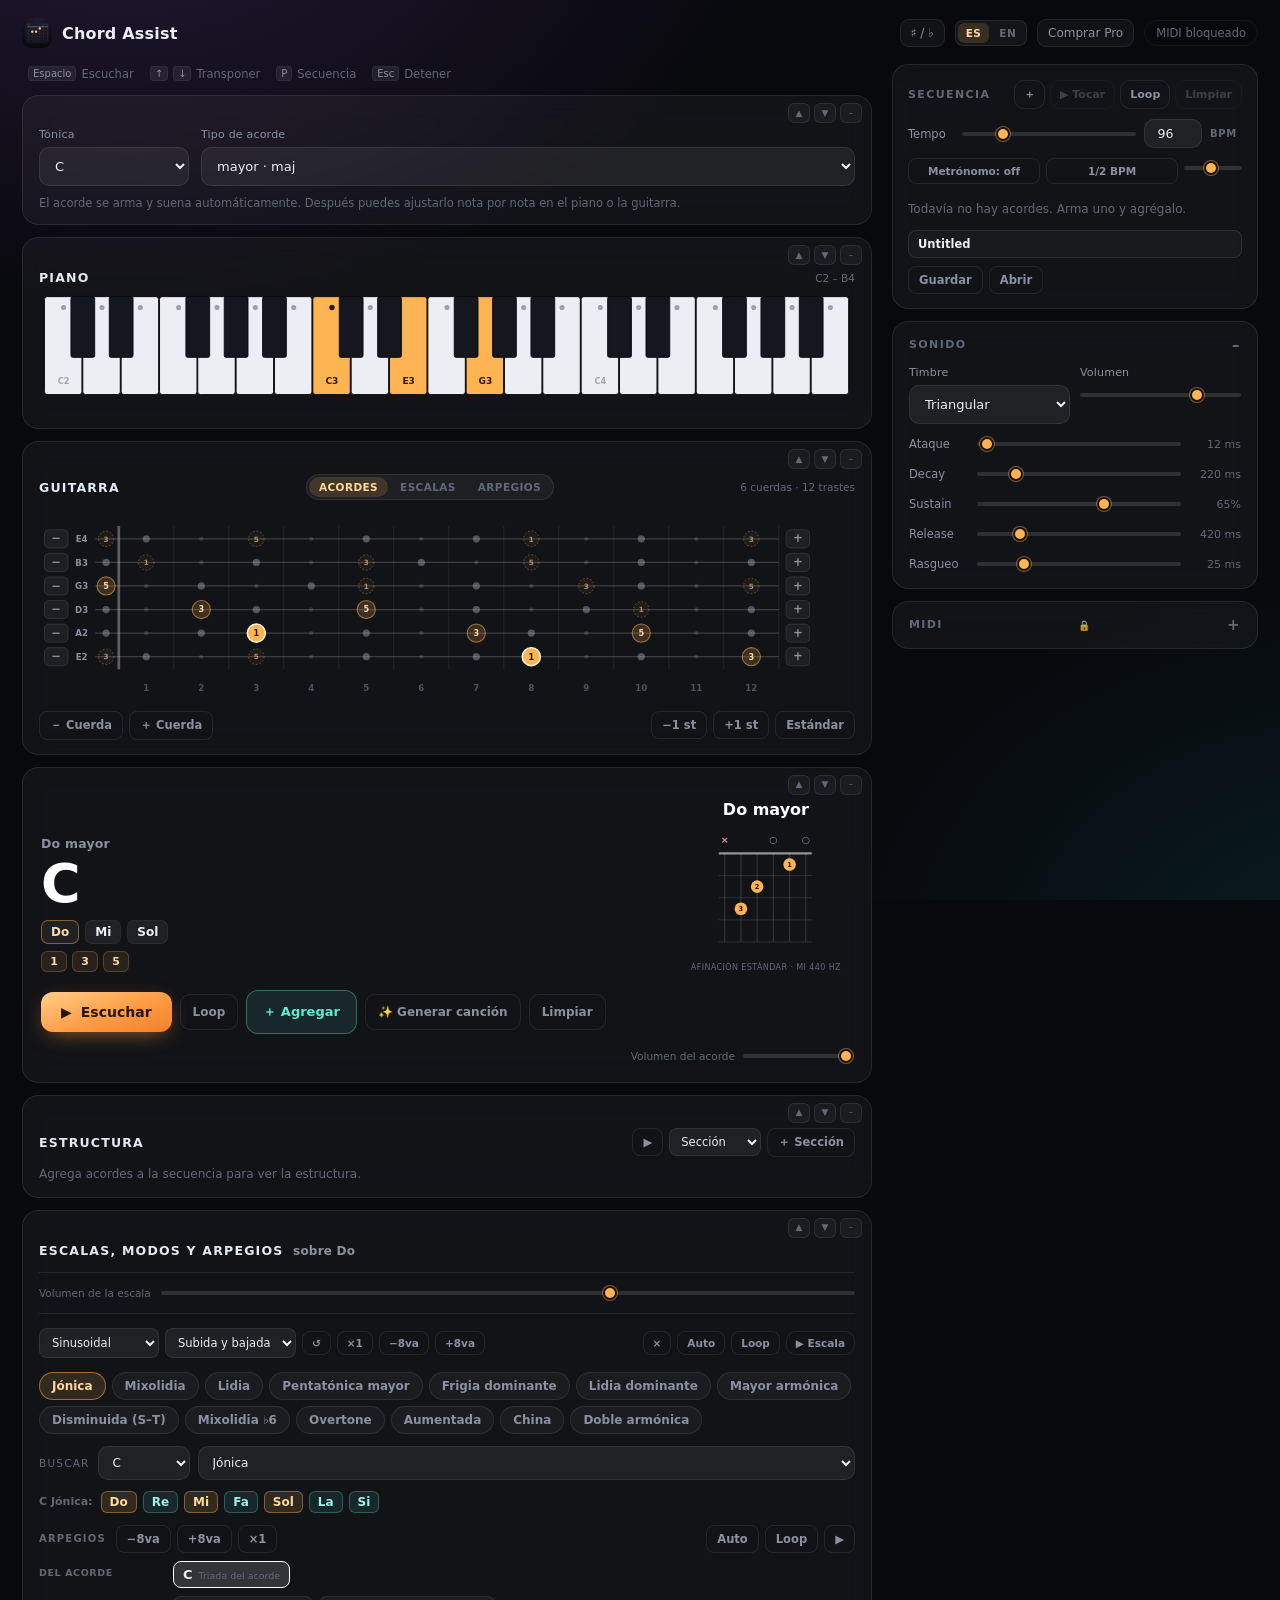
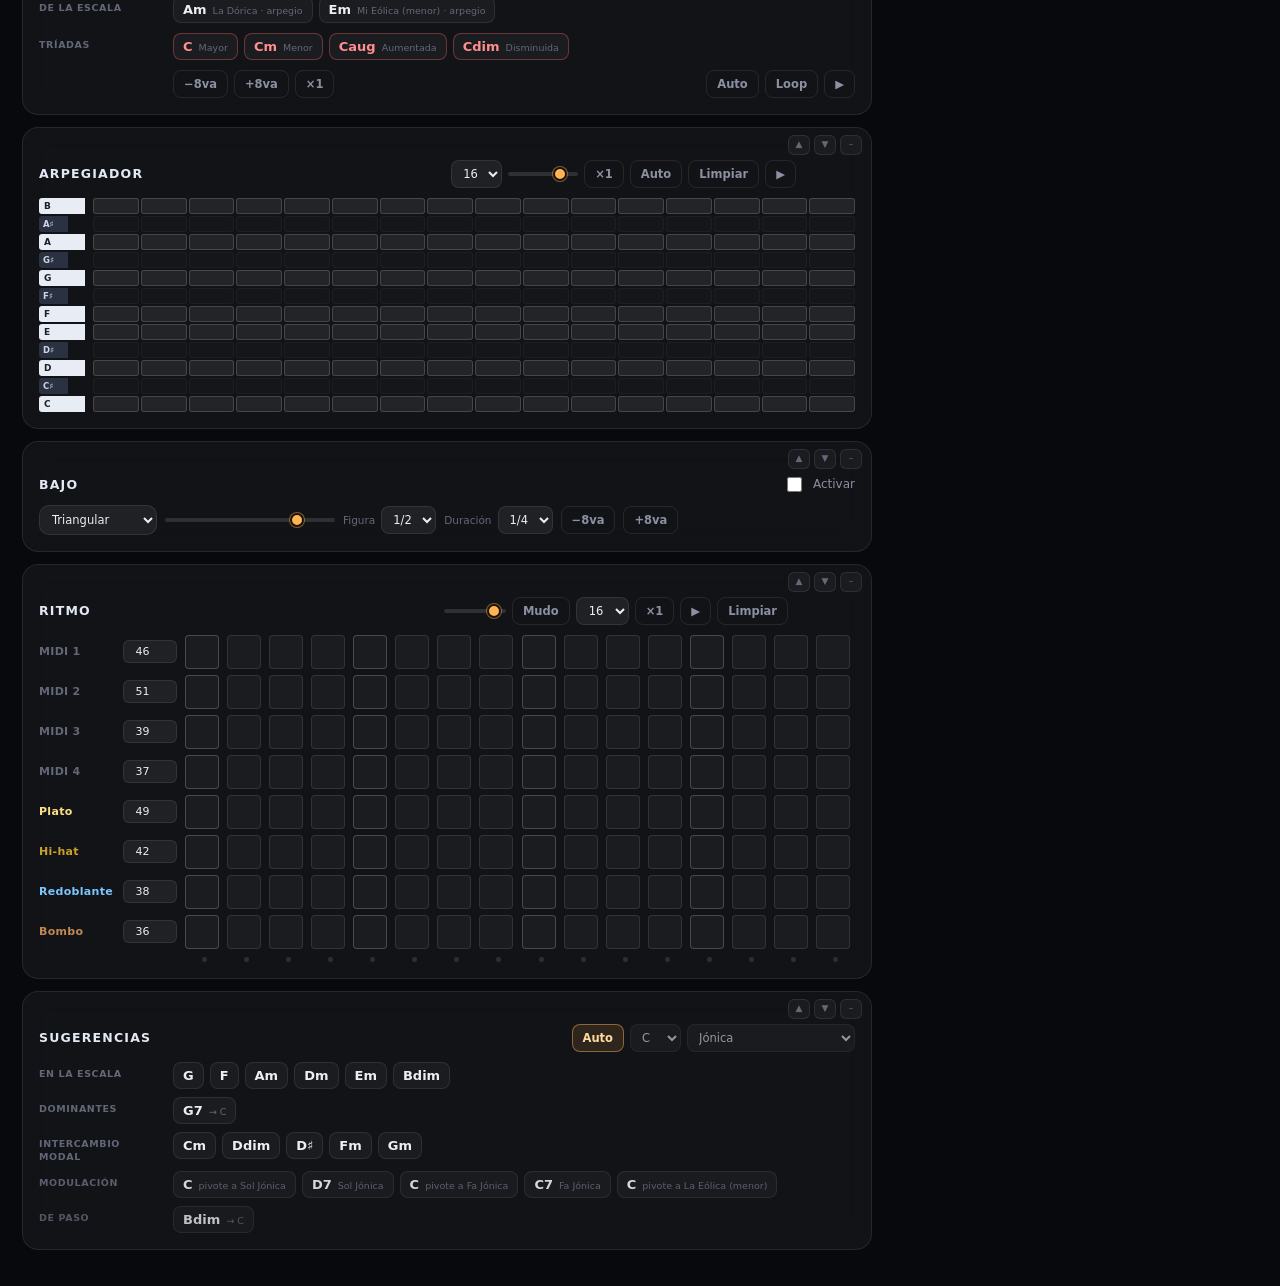
<file: index.html>
<!DOCTYPE html>
<html lang="es">
<head>
<meta charset="utf-8">
<meta name="viewport" content="width=device-width, initial-scale=1, viewport-fit=cover">
<title>Chord Assist — arma, escucha y encadena acordes</title>
<meta name="description" content="Chord Assist: elige notas en el piano o el diapasón, o arma el acorde por tónica y tipo. Cifrado americano, escalas compatibles, secuencia editable, MIDI y exportación.">
<meta name="theme-color" content="#08090d">
<link rel="manifest" href="manifest.webmanifest">
<link rel="icon" type="image/svg+xml" href="icon.svg">
<link rel="apple-touch-icon" href="icon.svg">
<link rel="stylesheet" href="css/styles.css">
</head>
<body>

<div class="app">

  <header class="topbar">
    <div class="brand">
      <span class="brand-mark" aria-hidden="true">
        <img src="icon.svg" alt="">
      </span>
      <span class="brand-text">Chord Assist</span>
    </div>

    <div class="topbar-right">
      <button id="flatBtn" class="chip-btn" title="Sostenidos / bemoles">♯ / ♭</button>
      <div class="lang-switch" role="group" aria-label="Language / Idioma">
        <button type="button" class="lang-btn is-active" data-lang="es">ES</button>
        <button type="button" class="lang-btn" data-lang="en">EN</button>
      </div>
      <button id="donateBtn" class="chip-btn" data-i18n="header.donate">Comprar Pro</button>
      <span id="midiPill" class="pill-status" data-on="false">MIDI apagado</span>
    </div>
  </header>

  <main>
    <section class="workspace">

      <div class="shortcut-bar">
        <span><kbd data-i18n="key.space">Espacio</kbd> <span data-i18n="sc.listen">Escuchar</span></span>
        <span><kbd>↑</kbd><kbd>↓</kbd> <span data-i18n="sc.transpose">Transponer</span></span>
        <span><kbd>P</kbd> <span data-i18n="sc.sequence">Secuencia</span></span>
        <span><kbd data-i18n="key.esc">Esc</kbd> <span data-i18n="sc.stop">Detener</span></span>
      </div>

      <div class="card picker-card" data-card="picker">
        <div class="picker-grid">
          <label class="field">
            <span data-i18n="picker.root">Tónica</span>
            <select id="rootSel"></select>
          </label>
          <label class="field">
            <span data-i18n="picker.type">Tipo de acorde</span>
            <select id="typeSel"></select>
          </label>
        </div>
        <p class="picker-hint" data-i18n="picker.hint">El acorde se arma y suena automáticamente. Después puedes ajustarlo nota por nota en el piano o la guitarra.</p>
      </div>

      <div class="card inst-card" data-card="piano">
        <div class="inst-head">
          <h2 data-i18n="piano.title">Piano</h2>
          <span id="pianoRange">C2 – B4</span>
        </div>
        <svg id="piano" viewBox="0 0 900 134" preserveAspectRatio="xMidYMid meet" aria-label="Teclado de piano interactivo"></svg>
      </div>

      <div class="card inst-card" data-card="guitar">
        <div class="inst-head">
          <h2 data-i18n="guitar.title">Guitarra</h2>
          <div class="mini-seg" id="searchMode" role="group" aria-label="Buscar acordes o escalas">
            <button type="button" class="mini-btn is-active" data-search="chords" data-i18n="guitar.chords">Acordes</button>
            <button type="button" class="mini-btn" data-search="scales" data-i18n="guitar.scales">Escalas</button>
            <button type="button" class="mini-btn" data-search="arpeggios" data-i18n="guitar.arps">Arpegios</button>
          </div>
          <span id="guitarInfo">6 cuerdas · 12 trastes</span>
        </div>
        <div class="gt-scroll">
          <svg id="guitar" viewBox="0 0 900 196" preserveAspectRatio="xMidYMid meet" aria-label="Diapasón de guitarra interactivo"></svg>
        </div>
        <div class="gt-tools">
          <button id="strRemove" class="ghost-btn sm" data-i18n="guitar.removeString">－ Cuerda</button>
          <button id="strAdd" class="ghost-btn sm" data-i18n="guitar.addString">＋ Cuerda</button>
          <button id="scaleClearProbe" class="ghost-btn sm" data-i18n="scale.clearProbe" hidden>Limpiar escala</button>
          <div class="gt-tools-right">
            <button id="tuneDownAll" class="ghost-btn sm" data-i18n="guitar.tuneAllDown">−1 st</button>
            <button id="tuneUpAll" class="ghost-btn sm" data-i18n="guitar.tuneAllUp">+1 st</button>
            <button id="tuneReset" class="ghost-btn sm" data-i18n="guitar.standard">Estándar</button>
          </div>
        </div>
      </div>

      <div class="card chord-card" data-card="chord">
        <div class="chord-main">
          <div class="chord-id">
            <div class="chord-name" id="chordName">Elige notas en el piano o la guitarra, o arma el acorde por tónica y tipo</div>
            <div class="chord-symbol" id="chordSymbol">—</div>
            <div class="chord-notes" id="chordNotes"></div>
            <div class="chord-degrees" id="chordDegrees"></div>
          </div>
          <div class="chord-open">
            <div class="open-name" id="openName"></div>
            <svg id="openChord" viewBox="0 0 160 190" role="img" aria-label="Digitación de acorde abierto"></svg>
            <p class="open-tuning" data-i18n="open.tuning">Afinación estándar · MI 440 Hz</p>
          </div>
          <div class="chord-actions">
            <button id="playBtn" class="play-btn">
              <span id="playIcon" aria-hidden="true">▶</span>
              <span id="playLabel" data-i18n="chord.play">Escuchar</span>
            </button>
            <button id="chordLoop" class="ghost-btn loop-btn" aria-pressed="false" data-i18n="chord.loop">Loop</button>
            <button id="addBtn" class="add-btn" data-i18n="chord.add">＋ Agregar</button>
            <button id="genSong" class="ghost-btn" data-i18n="gen.button">✨ Generar canción</button>
            <button id="cancelEdit" class="ghost-btn" hidden data-i18n="chord.cancelEdit">Cancelar</button>
            <button id="clearBtn" class="ghost-btn" data-i18n="chord.clear">Limpiar</button>
          </div>
        </div>
        <div class="chord-footer">
          <label class="vol-field">
            <span data-i18n="chord.volume">Volumen del acorde</span>
            <input id="chordVol" type="range" min="0" max="1" step="0.01" value="1">
          </label>
        </div>
      </div>

      <div class="card struct-card" data-card="struct">
        <div class="struct-head">
          <h2 data-i18n="struct.title">Estructura</h2>
          <div class="struct-actions">
            <button id="structPlay" class="ghost-btn sm" data-i18n-title="struct.play">▶</button>
            <select id="structNewName" aria-label="Sección nueva">
              <option value="intro" data-i18n="section.intro">Intro</option>
              <option value="verse" data-i18n="section.verse">Verso</option>
              <option value="chorus" data-i18n="section.chorus">Estribillo</option>
              <option value="bridge" data-i18n="section.bridge">Puente</option>
              <option value="interlude" data-i18n="section.interlude">Interludio</option>
              <option value="solo" data-i18n="section.solo">Solo</option>
              <option value="outro" data-i18n="section.outro">Outro</option>
              <option value="section" selected data-i18n="section.section">Sección</option>
            </select>
            <button id="structAdd" class="ghost-btn sm" data-i18n="struct.add">＋ Sección</button>
          </div>
        </div>
        <div id="structBody" class="struct-body"></div>
      </div>

      <div class="card scale-card" data-card="scale">
        <div class="scale-head">
          <h2 class="scale-title"><span data-i18n="scale.cardTitle">Escalas, modos y arpegios</span> <span id="scaleSub" class="scale-sub"></span></h2>
        </div>

        <div class="block-vol">
          <span data-i18n="scale.volume">Volumen</span>
          <input id="scaleVol" type="range" min="0" max="1" step="0.01" value="0.65" aria-label="Volumen de la escala" data-i18n-title="scale.volume">
        </div>

        <div class="scale-controls">
          <select id="scaleWave" aria-label="Timbre de la escala">
            <option value="sine" selected data-i18n="wave.sine">Sinusoidal</option>
            <option value="triangle" data-i18n="wave.triangle">Triangular</option>
            <option value="sawtooth" data-i18n="wave.sawtooth">Sierra</option>
            <option value="square" data-i18n="wave.square">Cuadrada</option>
          </select>
          <select id="scalePattern" aria-label="Patrón de la escala">
            <option value="upDown" selected data-i18n="pat.upDown">Subida y bajada</option>
            <option value="up" data-i18n="pat.up">Subida</option>
            <option value="down" data-i18n="pat.down">Bajada</option>
            <option value="thirds" data-i18n="pat.thirds">Terceras</option>
            <option value="fourths" data-i18n="pat.fourths">Cuartas</option>
            <option value="up2down1" data-i18n="pat.up2down1">Subir 2, bajar 1</option>
            <option value="random" data-i18n="pat.random">Aleatorio</option>
          </select>
          <button id="scaleSeed" class="ghost-btn sm" data-i18n-title="scale.seed">↺</button>
          <button id="scaleSpeed" class="ghost-btn sm" data-i18n-title="scale.speed">×1</button>
          <button id="scaleOctDown" class="ghost-btn sm" data-i18n-title="scale.octDown">−8va</button>
          <button id="scaleOctUp" class="ghost-btn sm" data-i18n-title="scale.octUp">+8va</button>
          <span class="scale-right">
            <button id="selClear" class="ghost-btn sm" data-i18n-title="sel.clear">×</button>
            <button id="scaleAuto" class="ghost-btn sm" aria-pressed="false" data-i18n="scale.autoplay">Auto</button>
            <button id="scaleLoop" class="ghost-btn sm" aria-pressed="false" data-i18n="scale.loop">Loop</button>
            <button id="scalePlay" class="ghost-btn" data-i18n="scale.play">▶ Escala</button>
          </span>
        </div>

        <div id="scaleChips" class="scale-chips"></div>

        <div class="scale-browser">
          <span class="scale-browser-label" data-i18n="scale.search">Buscar</span>
          <select id="scaleRootSel" aria-label="Tónica de la escala"></select>
          <select id="scaleSel" aria-label="Escala"></select>
        </div>
        <div id="scaleNotes" class="scale-notes"></div>

        <div class="block arp-block">
          <div class="block-head">
            <span class="block-title" data-i18n="arp.title">Arpegios</span>
            <div class="arp-actions">
              <button id="arpOctDown" class="ghost-btn sm" data-i18n-title="arp.octDown">−8va</button>
              <button id="arpOctUp" class="ghost-btn sm" data-i18n-title="arp.octUp">+8va</button>
              <button id="arpSpeed" class="ghost-btn sm" data-i18n-title="arp.speed">×1</button>
              <span class="scale-right">
                <button id="arpAuto" class="ghost-btn sm" aria-pressed="false" data-i18n="arp.auto">Auto</button>
                <button id="arpLoop" class="ghost-btn sm" aria-pressed="false" data-i18n="arp.loop">Loop</button>
                <button id="arpPlay" class="ghost-btn sm" data-i18n-title="arp.play">▶</button>
              </span>
            </div>
          </div>
          <div id="arpBody" class="arp-body"></div>
          <div class="arp-triad-row">
            <span class="arp-label" data-i18n="arp.triads">Tríadas</span>
            <div class="triad-col">
              <span id="arpTriads" class="arp-chips"></span>
              <div class="arp-actions triad-actions">
                <button id="triadOctDown" class="ghost-btn sm" data-i18n-title="arp.octDown">−8va</button>
                <button id="triadOctUp" class="ghost-btn sm" data-i18n-title="arp.octUp">+8va</button>
                <button id="triadSpeed" class="ghost-btn sm" data-i18n-title="triad.speed">×1</button>
                <span class="scale-right">
                  <button id="triadAuto" class="ghost-btn sm" aria-pressed="false" data-i18n="arp.auto">Auto</button>
                  <button id="triadLoop" class="ghost-btn sm" aria-pressed="false" data-i18n="arp.loop">Loop</button>
                  <button id="triadPlay" class="ghost-btn sm" data-i18n-title="triad.play">▶</button>
                </span>
              </div>
            </div>
          </div>
        </div>
      </div>

      <div class="card seqarp-card" data-card="seqarp">
        <div class="seqarp-head">
          <h2 data-i18n="seqarp.title">Arpegiador</h2>
          <div class="seqarp-actions">
            <select id="seqarpCols" aria-label="Columnas">
              <option value="16" selected>16</option>
              <option value="32">32</option>
            </select>
            <input id="seqarpVol" type="range" min="0" max="1" step="0.01" value="0.8" aria-label="Volumen del arpegiador" data-i18n-title="seqarp.volume">
            <button id="seqarpSpeed" class="ghost-btn sm" data-i18n-title="seqarp.speed">×1</button>
            <button id="seqarpAuto" class="ghost-btn sm" aria-pressed="false" data-i18n="seqarp.auto">Auto</button>
            <button id="seqarpClear" class="ghost-btn sm" data-i18n="seqarp.clear">Limpiar</button>
            <button id="seqarpPlay" class="ghost-btn sm" data-i18n-title="seqarp.play">▶</button>
          </div>
        </div>
        <div class="seqarp-body">
          <div id="seqarpPiano" class="seqarp-piano"></div>
          <div id="seqarpGrid" class="seqarp-grid"></div>
        </div>
      </div>

      <div class="card bass-card" data-card="bass">
        <div class="bass-head">
          <h2 data-i18n="bass.title">Bajo</h2>
          <label class="check-row check-inline">
            <input id="bassOn" type="checkbox">
            <span data-i18n="bass.on">Activar</span>
          </label>
        </div>
        <div class="bass-controls">
          <select id="bassWave" aria-label="Timbre del bajo">
            <option value="triangle" data-i18n="wave.triangle" selected>Triangular</option>
            <option value="sine" data-i18n="wave.sine">Sinusoidal</option>
            <option value="sawtooth" data-i18n="wave.sawtooth">Sierra</option>
            <option value="square" data-i18n="wave.square">Cuadrada</option>
          </select>
          <input id="bassVol" type="range" min="0" max="1" step="0.01" value="0.8" aria-label="Volumen del bajo">
          <label class="mini-field">
            <span data-i18n="bass.figure">Figura</span>
            <select id="bassFigure">
              <option value="4">1/1</option>
              <option value="2" selected>1/2</option>
              <option value="1">1/4</option>
              <option value="0.5">1/8</option>
            </select>
          </label>
          <label class="mini-field">
            <span data-i18n="bass.length">Duración</span>
            <select id="bassLength">
              <option value="4">1/1</option>
              <option value="2">1/2</option>
              <option value="1" selected>1/4</option>
              <option value="0.5">1/8</option>
            </select>
          </label>
          <button id="bassOctDown" class="ghost-btn sm" data-i18n-title="bass.octDown">−8va</button>
          <button id="bassOctUp" class="ghost-btn sm" data-i18n-title="bass.octUp">+8va</button>
        </div>
      </div>

      <div class="card drum-card" data-card="drum">
        <div class="drum-head">
          <h2 data-i18n="drum.title">Ritmo</h2>
          <div class="drum-actions">
            <input id="drumVol" type="range" min="0" max="1" step="0.01" value="0.9" aria-label="Volumen de la batería">
            <button id="drumMute" class="ghost-btn sm" aria-pressed="false" data-i18n="drum.mute">Mudo</button>
            <select id="drumLen" aria-label="Columnas">
              <option value="4">4</option>
              <option value="8">8</option>
              <option value="12">12</option>
              <option value="16" selected>16</option>
            </select>
            <button id="drumSpeed" class="ghost-btn sm">×1</button>
            <button id="drumPlay" class="ghost-btn sm" data-i18n-title="drum.play">▶</button>
            <button id="drumClear" class="ghost-btn sm" data-i18n="drum.clear">Limpiar</button>
          </div>
        </div>
        <div class="drum-grid" id="drumGrid"></div>
      </div>

      <div class="card sugg-card" data-card="sugg">
        <div class="sugg-head">
          <h2 data-i18n="sugg.title">Sugerencias</h2>
          <div class="sugg-controls">
            <button id="suggAuto" class="ghost-btn sm" aria-pressed="true" data-i18n="sugg.auto">Auto</button>
            <select id="suggRoot" aria-label="Tónica de la escala"></select>
            <select id="suggScale" aria-label="Escala de referencia"></select>
          </div>
        </div>
        <div id="suggRows" class="sugg-rows"></div>
      </div>
    </section>

    <aside class="side">

      <div class="card seq-card">
        <div class="seq-head">
          <h2 data-i18n="seq.title">Secuencia</h2>
          <div class="seq-actions">
            <button id="seqAdd" class="ghost-btn" data-i18n-title="seq.addHere">＋</button>
            <button id="seqPlay" class="ghost-btn" data-i18n="seq.play">▶ Tocar</button>
            <button id="seqLoop" class="ghost-btn" aria-pressed="false" data-i18n="seq.loop">Loop</button>
            <button id="seqClear" class="ghost-btn" data-i18n="seq.clear">Limpiar</button>
          </div>
        </div>

        <div class="bpm-row">
          <span class="slider-label" data-i18n="tempo">Tempo</span>
          <input id="bpm" type="range" min="40" max="300" step="1" value="96">
          <input id="bpmNum" class="bpm-num" type="number" min="40" max="300" step="1" value="96" aria-label="BPM">
          <span class="bpm-unit" data-i18n="tempo.bpm">BPM</span>
        </div>

        <div class="metro-row">
          <button id="metroBtn" class="ghost-btn sm">Metrónomo: apagado</button>
          <button id="metroHalf" class="ghost-btn sm" aria-pressed="false">1/2 BPM</button>
          <input id="metroVol" type="range" min="0" max="1" step="0.01" value="0.45" title="Volumen del metrónomo" aria-label="Volumen del metrónomo">
        </div>

        <div id="steps" class="steps"></div>

        <div class="seq-file">
          <span class="seq-file-name" id="seqFileName">Untitled</span>
        </div>
        <div class="seq-files">
          <button id="exportBtn" class="ghost-btn sm" data-i18n="seq.save">⇩ Guardar</button>
          <button id="importBtn" class="ghost-btn sm" data-i18n="seq.open">⇧ Abrir</button>
          <input id="importFile" type="file" accept="application/json,.json" hidden>
        </div>
      </div>

      <details class="card" open>
        <summary class="card-title" data-i18n="sound.title">Sonido</summary>
        <div class="grid-2">
          <label class="field">
            <span data-i18n="sound.wave">Timbre</span>
            <select id="waveform">
              <option value="triangle" data-i18n="wave.triangle" selected>Triangular</option>
              <option value="sine" data-i18n="wave.sine">Sinusoidal</option>
              <option value="sawtooth" data-i18n="wave.sawtooth">Sierra</option>
              <option value="square" data-i18n="wave.square">Cuadrada</option>
            </select>
          </label>
          <label class="field">
            <span data-i18n="sound.volume">Volumen</span>
            <input id="volume" type="range" min="0" max="1" step="0.01" value="0.75">
          </label>
        </div>

        <div class="adsr">
          <label class="slider-row"><span class="slider-label" data-i18n="sound.attack">Ataque</span><input id="attack" type="range" min="0.003" max="0.6" step="0.003" value="0.012"><output id="attackOut">12 ms</output></label>
          <label class="slider-row"><span class="slider-label" data-i18n="sound.decay">Decay</span><input id="decay" type="range" min="0.02" max="1.2" step="0.01" value="0.22"><output id="decayOut">220 ms</output></label>
          <label class="slider-row"><span class="slider-label" data-i18n="sound.sustain">Sustain</span><input id="sustain" type="range" min="0.05" max="1" step="0.01" value="0.65"><output id="sustainOut">65%</output></label>
          <label class="slider-row"><span class="slider-label" data-i18n="sound.release">Release</span><input id="release" type="range" min="0.05" max="2" step="0.01" value="0.42"><output id="releaseOut">420 ms</output></label>
        </div>

        <label class="slider-row">
          <span class="slider-label" data-i18n="sound.strum">Rasgueo</span>
          <input id="strum" type="range" min="0" max="0.12" step="0.005" value="0.025">
          <output id="strumOut">25 ms</output>
        </label>
      </details>

      <details class="card" id="midiCard">
        <summary class="card-title">
          <span data-i18n="midi.title">MIDI</span>
          <span id="midiLock" class="lock-badge" title="Bloqueado">🔒</span>
        </summary>
        <div class="midi-row">
          <button id="midiEnable" class="ghost-btn" data-i18n="midi.enable">Activar MIDI</button>
          <select id="midiOut" disabled>
            <option value="">— sin dispositivos —</option>
          </select>
        </div>
        <div class="chan-grid">
          <label class="field"><span data-i18n="midi.chord">Acorde</span><select id="chChord"></select></label>
          <label class="field"><span data-i18n="midi.scale">Escala</span><select id="chScale"></select></label>
          <label class="field"><span data-i18n="midi.bass">Bajo</span><select id="chBass"></select></label>
          <label class="field"><span data-i18n="midi.drums">Batería</span><select id="chDrum"></select></label>
        </div>
        <p class="status" id="midiStatus"></p>
        <p class="locked-hint" id="midiLockedHint" data-i18n="midi.unlockHint">La salida MIDI y la exportación se desbloquean con el código de licencia.</p>
      </details>

    </aside>
  </main>
</div>

<div class="modal" id="modal" hidden>
  <div class="modal-backdrop" data-close="1"></div>
  <div class="modal-card" role="dialog" aria-modal="true" aria-labelledby="modalTitle">
    <button class="modal-x" id="modalClose" aria-label="Cerrar">×</button>
    <h2 id="modalTitle" data-i18n="modal.title">Chord Assist es gratis</h2>
    <p data-i18n="modal.body">Para desbloquear la salida MIDI y la exportación de secuencias necesitas una licencia. Se paga una sola vez y queda para siempre en este navegador.</p>

    <form class="unlock-form" id="unlockForm">
      <label class="field">
        <span data-i18n="modal.unlock">Código de donante</span>
        <input id="unlockInput" type="text" autocomplete="off" spellcheck="false">
      </label>
      <button type="submit" class="play-btn" data-i18n="modal.unlockBtn">Desbloquear</button>
    </form>
    <a class="play-btn buy-btn" id="buyLink" href="#" target="_blank" rel="noopener" data-i18n="modal.buy" hidden>Comprar licencia</a>
    <p class="unlock-msg" id="unlockMsg"></p>
    <button class="ghost-btn modal-later" id="modalLater" data-i18n="modal.close">Cerrar</button>
  </div>
</div>

<script src="js/theory.js"></script>
<script src="js/i18n.js"></script>
<script src="js/audio.js"></script>
<script src="js/midi.js"></script>
<script src="js/app.js"></script>
<script>
  if ('serviceWorker' in navigator && location.protocol.startsWith('http')) {
    window.addEventListener('load', function () {
      navigator.serviceWorker.register('sw.js').catch(function () { /* offline opcional */ });
    });
  }
</script>
</body>
</html>
</file>
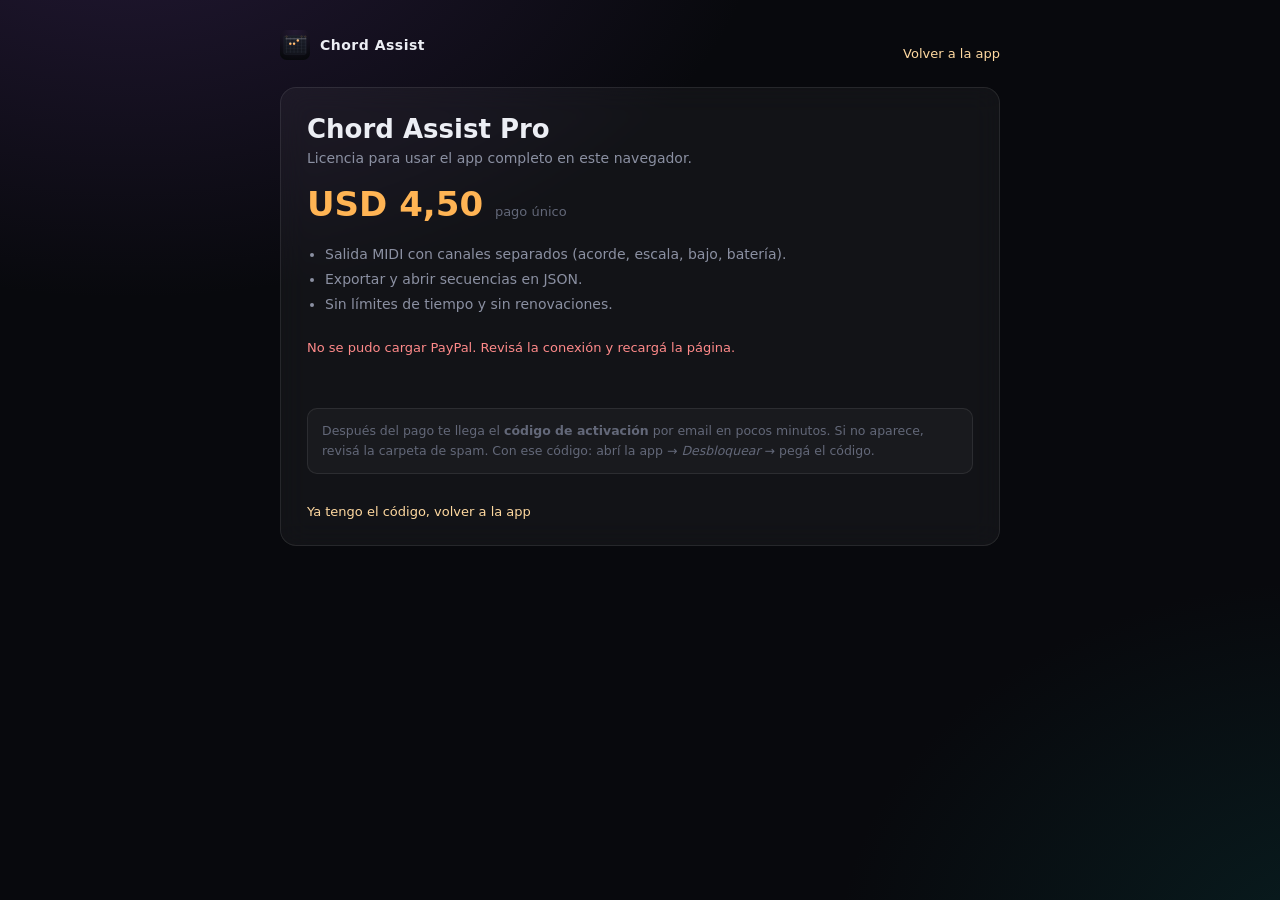
<file: buy.html>
<!doctype html>
<html lang="es">
<head>
  <meta charset="utf-8">
  <meta name="viewport" content="width=device-width, initial-scale=1">
  <title>Chord Assist Pro · Comprar</title>
  <meta name="description" content="Comprá la licencia de Chord Assist Pro: MIDI, exportación y más.">
  <link rel="stylesheet" href="css/styles.css">
  <style>
    .buy-page { max-width: 760px; margin: 0 auto; padding: 28px 20px 60px; }
    .buy-top { display: flex; align-items: center; justify-content: space-between; gap: 16px; margin-bottom: 26px; }
    .buy-brand { display: flex; align-items: center; gap: 10px; font-weight: 700; letter-spacing: .5px; }
    .buy-brand img { width: 30px; height: 30px; }
    .buy-card { padding: 26px; }
    .buy-title { margin: 0 0 6px; font-size: 26px; color: var(--text); }
    .buy-sub { margin: 0 0 18px; color: var(--muted); font-size: 14px; }
    .buy-price { font-size: 34px; font-weight: 800; color: var(--accent); margin: 10px 0 18px; }
    .buy-price span { font-size: 13px; font-weight: 500; color: var(--muted-2); }
    .buy-list { margin: 0 0 22px 18px; padding: 0; color: var(--muted); font-size: 14px; line-height: 1.8; }
    .buy-note { margin-top: 20px; padding: 12px 14px; border-radius: 10px; border: 1px solid var(--line);
      background: rgba(255,255,255,.03); color: var(--muted-2); font-size: 12.5px; line-height: 1.6; }
    .buy-back { display: inline-block; margin-top: 18px; color: var(--accent-soft); font-size: 13px; text-decoration: none; }
    .buy-back:hover { text-decoration: underline; }
    #paypal-container-LNCNLPTHU6PGG { min-height: 48px; }
  </style>
</head>
<body>
  <div class="buy-page">
    <div class="buy-top">
      <div class="buy-brand">
        <img src="icon.svg" alt="">
        <span>Chord Assist</span>
      </div>
      <a class="buy-back" href="index.html">Volver a la app</a>
    </div>

    <div class="card buy-card">
      <h1 class="buy-title">Chord Assist Pro</h1>
      <p class="buy-sub">Licencia para usar el app completo en este navegador.</p>

      <div class="buy-price">USD 4,50 <span>pago único</span></div>

      <ul class="buy-list">
        <li>Salida MIDI con canales separados (acorde, escala, bajo, batería).</li>
        <li>Exportar y abrir secuencias en JSON.</li>
        <li>Sin límites de tiempo y sin renovaciones.</li>
      </ul>

      <!-- PayPal (Hosted Button) -->
      <div id="paypal-container-LNCNLPTHU6PGG"></div>

      <p class="buy-note">
        Después del pago te llega el <strong>código de activación</strong> por email en pocos minutos.
        Si no aparece, revisá la carpeta de spam. Con ese código: abrí la app → <em>Desbloquear</em> →
        pegá el código.
      </p>

      <a class="buy-back" href="index.html">Ya tengo el código, volver a la app</a>
    </div>
  </div>

  <!-- Part 1 -->
  <script src="https://www.paypal.com/sdk/js?client-id=BAA5mDiHLMNnThroHR4XuWm7wAi3ggQZYJYdhNucr0mN8pGvbFjyZMXTUJsYcsGdYl7waurTFIyjKAGJac&components=hosted-buttons&disable-funding=venmo&currency=USD"></script>

  <!-- Part 2 -->
  <script>
    if (window.paypal && paypal.HostedButtons) {
      paypal.HostedButtons({
        hostedButtonId: "LNCNLPTHU6PGG"
      }).render("#paypal-container-LNCNLPTHU6PGG");
    } else {
      var box = document.getElementById('paypal-container-LNCNLPTHU6PGG');
      if (box) {
        box.innerHTML = '<p style="color:#ff8a8a;font-size:13px">No se pudo cargar PayPal. Revisá la conexión y recargá la página.</p>';
      }
    }
  </script>
</body>
</html>
</file>
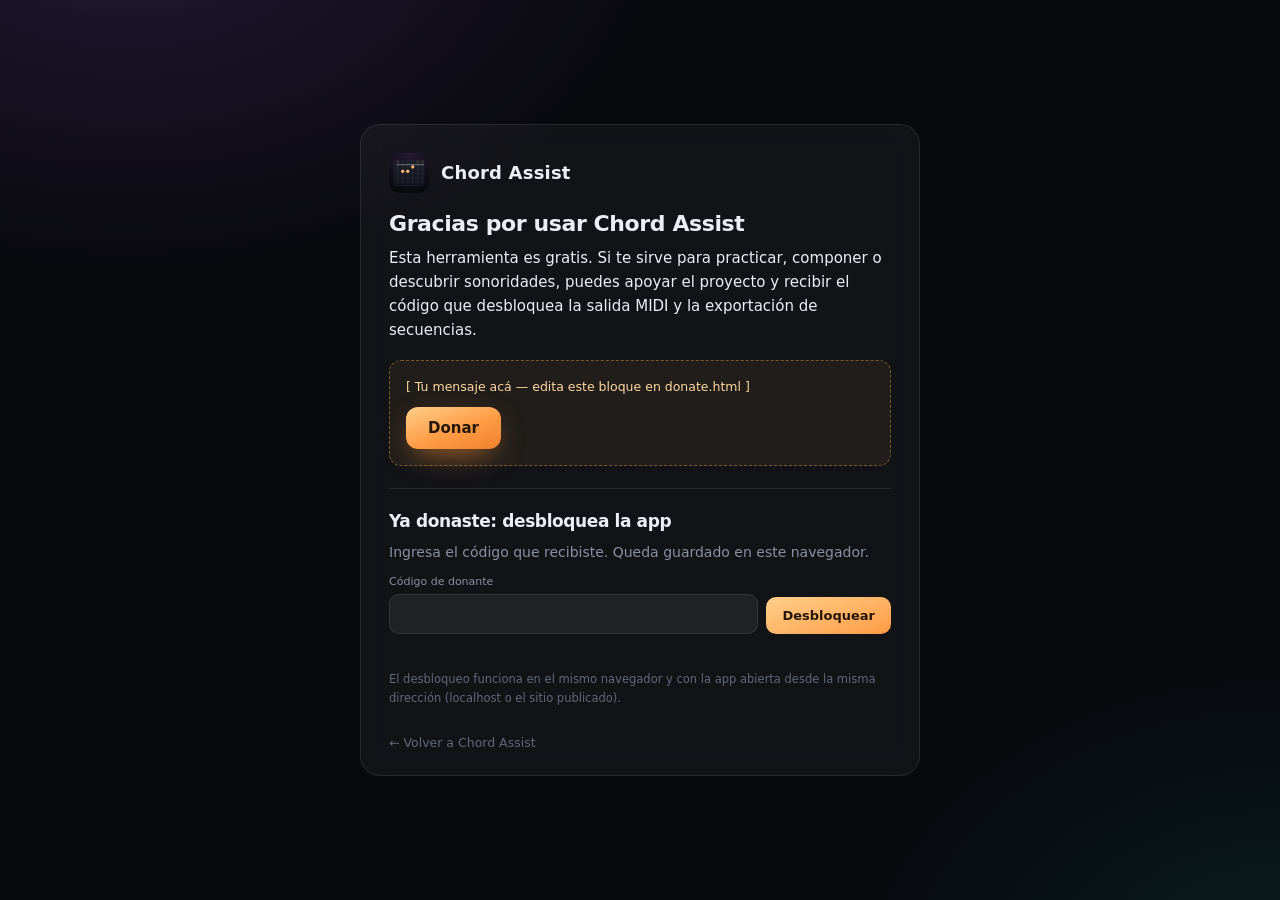
<file: donate.html>
<!DOCTYPE html>
<html lang="es">
<head>
<meta charset="utf-8">
<meta name="viewport" content="width=device-width, initial-scale=1">
<title>Chord Assist — donaciones</title>
<meta name="theme-color" content="#08090d">
<link rel="icon" type="image/svg+xml" href="icon.svg">
<style>
  :root {
    --bg: #08090d;
    --text: #eceef4;
    --muted: #8b90a2;
    --muted-2: #636879;
    --accent: #ffb454;
    --accent-soft: #ffd9a0;
    --teal: #5eead4;
    --line: rgba(255, 255, 255, 0.09);
  }
  * { box-sizing: border-box; }
  body {
    margin: 0;
    min-height: 100vh;
    display: grid;
    place-items: center;
    padding: 24px;
    color: var(--text);
    font-family: ui-sans-serif, system-ui, -apple-system, "Segoe UI", Roboto, sans-serif;
    background:
      radial-gradient(900px 600px at 10% -10%, rgba(74, 46, 110, 0.42) 0%, transparent 60%),
      radial-gradient(800px 600px at 100% 110%, rgba(10, 74, 74, 0.32) 0%, transparent 55%),
      var(--bg);
  }
  .card {
    width: min(560px, 100%);
    background: rgba(255, 255, 255, 0.045);
    border: 1px solid var(--line);
    border-radius: 20px;
    padding: 28px 28px 24px;
    backdrop-filter: blur(14px);
  }
  .brand { display: flex; align-items: center; gap: 12px; margin-bottom: 18px; }
  .brand img { width: 40px; height: 40px; border-radius: 11px; }
  .brand strong { font-size: 18px; letter-spacing: 0.2px; }
  h1 { margin: 0 0 10px; font-size: 22px; letter-spacing: -0.4px; }
  p { margin: 0 0 12px; color: var(--muted); font-size: 14px; line-height: 1.6; }
  .lead { color: var(--text); font-size: 15px; }

  /* ▼▼▼ EDITAR ACÁ: tu texto y tu link de donación ▼▼▼ */
  .slot {
    margin: 18px 0;
    padding: 16px;
    border: 1px dashed rgba(255, 180, 84, 0.4);
    border-radius: 12px;
    background: rgba(255, 180, 84, 0.06);
  }
  .slot .edit {
    color: var(--accent-soft);
    font-size: 12.5px;
    margin: 0 0 10px;
  }
  .donate-btn {
    display: inline-block;
    background: linear-gradient(160deg, #ffcf8a, #ff9c45 55%, #f0802c);
    color: #26170a;
    text-decoration: none;
    font-weight: 800;
    font-size: 15px;
    padding: 12px 22px;
    border-radius: 12px;
    box-shadow: 0 10px 30px -10px rgba(255, 150, 60, 0.8);
  }
  /* ▲▲▲ EDITAR ACÁ ▲▲▲ */

  .divider { height: 1px; background: var(--line); margin: 22px 0; }

  label { display: block; font-size: 11px; color: var(--muted); margin-bottom: 6px; }
  input {
    width: 100%;
    background: rgba(255, 255, 255, 0.06);
    border: 1px solid var(--line);
    border-radius: 10px;
    padding: 11px 12px;
    color: var(--text);
    font-size: 14px;
    outline: none;
  }
  input:focus { border-color: rgba(255, 180, 84, 0.55); }
  .row { display: flex; gap: 8px; align-items: flex-end; }
  .row > div { flex: 1; }
  button {
    border: 0;
    border-radius: 10px;
    padding: 11px 16px;
    font-size: 13px;
    font-weight: 700;
    color: #26170a;
    background: linear-gradient(160deg, #ffcf8a, #ff9c45);
    cursor: pointer;
    font-family: inherit;
  }
  .msg { min-height: 18px; font-size: 12.5px; margin: 10px 0 0; }
  .msg.ok { color: var(--teal); }
  .msg.bad { color: #ff8f8f; }
  .back { display: inline-block; margin-top: 16px; color: var(--muted-2); font-size: 12.5px; text-decoration: none; }
  .back:hover { color: var(--text); }
  .note { font-size: 11.5px; color: var(--muted-2); margin-top: 8px; }
</style>
</head>
<body>
  <main class="card">
    <div class="brand">
      <img src="icon.svg" alt="">
      <strong>Chord Assist</strong>
    </div>

    <h1>Gracias por usar Chord Assist</h1>
    <p class="lead">Esta herramienta es gratis. Si te sirve para practicar, componer o descubrir sonoridades, puedes apoyar el proyecto y recibir el código que desbloquea la salida MIDI y la exportación de secuencias.</p>

    <!-- ▼▼▼ EDITAR ACÁ: reemplaza el texto y el href por los tuyos ▼▼▼ -->
    <div class="slot">
      <p class="edit">[ Tu mensaje acá — edita este bloque en donate.html ]</p>
      <a class="donate-btn" href="https://ejemplo.com/tu-link-de-donacion" target="_blank" rel="noopener">Donar</a>
    </div>
    <!-- ▲▲▲ EDITAR ACÁ ▲▲▲ -->

    <div class="divider"></div>

    <h1 style="font-size:17px;">Ya donaste: desbloquea la app</h1>
    <p>Ingresa el código que recibiste. Queda guardado en este navegador.</p>

    <div class="row">
      <div>
        <label for="code">Código de donante</label>
        <input id="code" type="text" autocomplete="off" spellcheck="false">
      </div>
      <button id="unlock" type="button">Desbloquear</button>
    </div>
    <p class="msg" id="msg"></p>
    <p class="note">El desbloqueo funciona en el mismo navegador y con la app abierta desde la misma dirección (localhost o el sitio publicado).</p>

    <a class="back" href="index.html">← Volver a Chord Assist</a>
  </main>

<script>
  (function () {
    var PRO_KEY = 'chord-assist.pro';
    var PRO_CODE = 'ChordA';

    function isPro() {
      try { return localStorage.getItem(PRO_KEY) === '1'; } catch (e) { return false; }
    }

    var msg = document.getElementById('msg');
    if (isPro()) {
      msg.textContent = 'Ya está desbloqueado en este navegador.';
      msg.className = 'msg ok';
    }

    document.getElementById('unlock').addEventListener('click', function () {
      var value = (document.getElementById('code').value || '').trim();
      if (value.toLowerCase() === PRO_CODE.toLowerCase()) {
        try { localStorage.setItem(PRO_KEY, '1'); } catch (e) {}
        msg.textContent = 'Listo. Vuelve a la app y recarga la página.';
        msg.className = 'msg ok';
      } else {
        msg.textContent = 'El código no es correcto.';
        msg.className = 'msg bad';
      }
    });
  })();
</script>
</body>
</html>
</file>
<file: css/styles.css>
/* =====================================================================
   Chord Assist — hoja de estilos
   ===================================================================== */

:root {
  --bg: #08090d;
  --panel: rgba(255, 255, 255, 0.042);
  --line: rgba(255, 255, 255, 0.085);
  --line-soft: rgba(255, 255, 255, 0.05);
  --text: #eceef4;
  --muted: #8b90a2;
  --muted-2: #636879;
  --accent: #ffb454;
  --accent-soft: #ffd9a0;
  --accent-deep: #ff8a3d;
  --teal: #5eead4;
  --red: #ff6b6b;
  --radius: 16px;
}

* { box-sizing: border-box; }

html, body { min-height: 100%; }

body {
  margin: 0;
  color: var(--text);
  font-family: ui-sans-serif, system-ui, -apple-system, "Segoe UI", Roboto, "Helvetica Neue", sans-serif;
  font-size: 14px;
  background:
    radial-gradient(1100px 700px at 10% -12%, rgba(74, 46, 110, 0.40) 0%, transparent 58%),
    radial-gradient(900px 680px at 104% 106%, rgba(10, 74, 74, 0.30) 0%, transparent 55%),
    var(--bg);
  background-attachment: fixed;
  -webkit-font-smoothing: antialiased;
}

button, select, input { font-family: inherit; }

/* ---------------------------------------------------------------- */
/* Layout                                                            */
/* ---------------------------------------------------------------- */
.app {
  max-width: 1420px;
  margin: 0 auto;
  padding: 18px 22px 36px;
  display: flex;
  flex-direction: column;
  gap: 16px;
  min-height: 100vh;
}

.topbar {
  display: flex;
  align-items: center;
  gap: 18px;
  flex-wrap: wrap;
}

.brand {
  display: flex;
  align-items: center;
  gap: 10px;
  font-weight: 700;
  font-size: 16px;
  letter-spacing: 0.2px;
}

.brand-mark {
  width: 30px;
  height: 30px;
  display: grid;
  place-items: center;
  color: var(--accent);
}

.brand-mark svg {
  width: 100%;
  height: 100%;
  fill: none;
  stroke: currentColor;
  stroke-width: 2;
  stroke-linecap: round;
}

.brand-mark svg rect { fill: rgba(255, 180, 84, 0.10); }

.modes {
  display: flex;
  gap: 2px;
  padding: 3px;
  border-radius: 999px;
  background: rgba(255, 255, 255, 0.05);
  border: 1px solid var(--line);
}

.mode-btn {
  border: 0;
  background: transparent;
  color: var(--muted);
  font-size: 12.5px;
  font-weight: 600;
  padding: 7px 15px;
  border-radius: 999px;
  cursor: pointer;
  transition: background 0.18s, color 0.18s;
}

.mode-btn:hover { color: var(--text); }

.mode-btn.is-active {
  background: rgba(255, 180, 84, 0.16);
  color: var(--accent-soft);
  box-shadow: inset 0 0 0 1px rgba(255, 180, 84, 0.28);
}

.topbar-right {
  margin-left: auto;
  display: flex;
  align-items: center;
  gap: 10px;
}

.chip-btn {
  border: 1px solid var(--line);
  background: rgba(255, 255, 255, 0.04);
  color: var(--muted);
  border-radius: 9px;
  padding: 6px 10px;
  font-size: 12px;
  cursor: pointer;
  transition: 0.18s;
}

.chip-btn:hover { color: var(--text); border-color: rgba(255, 255, 255, 0.2); }
.chip-btn.is-active { color: var(--accent-soft); border-color: rgba(255, 180, 84, 0.4); background: rgba(255, 180, 84, 0.12); }

.pill-status {
  font-size: 11.5px;
  color: var(--muted-2);
  border: 1px solid var(--line-soft);
  border-radius: 999px;
  padding: 5px 11px;
  white-space: nowrap;
  max-width: 220px;
  overflow: hidden;
  text-overflow: ellipsis;
}

.pill-status[data-on="true"] {
  color: var(--teal);
  border-color: rgba(94, 234, 212, 0.3);
  background: rgba(94, 234, 212, 0.08);
}

main {
  display: grid;
  grid-template-columns: minmax(0, 1fr) 366px;
  gap: 20px;
  align-items: start;
}

.workspace {
  display: flex;
  flex-direction: column;
  gap: 12px;
  min-width: 0;
}

.side {
  display: flex;
  flex-direction: column;
  gap: 12px;
  min-width: 0;
}

/* ---------------------------------------------------------------- */
/* Tarjetas                                                          */
/* ---------------------------------------------------------------- */
.card {
  background: var(--panel);
  border: 1px solid var(--line);
  border-radius: var(--radius);
  padding: 14px 16px;
  backdrop-filter: blur(14px);
  -webkit-backdrop-filter: blur(14px);
}

.card-title {
  margin: 0 0 10px;
  font-size: 11px;
  font-weight: 700;
  letter-spacing: 1.4px;
  text-transform: uppercase;
  color: var(--muted-2);
}

details.card > summary {
  cursor: pointer;
  list-style: none;
  display: flex;
  align-items: center;
  justify-content: space-between;
  margin: 0;
  user-select: none;
}

details.card > summary::-webkit-details-marker { display: none; }

details.card > summary::after {
  content: '+';
  font-size: 15px;
  color: var(--muted-2);
}

details.card[open] > summary::after { content: '–'; }
details.card[open] > summary { margin-bottom: 12px; }

/* ---------------------------------------------------------------- */
/* Selector root + tipo                                              */
/* ---------------------------------------------------------------- */
.picker-card { padding: 16px 16px 14px; }

.picker-grid {
  display: grid;
  grid-template-columns: 150px minmax(0, 1fr);
  gap: 12px;
  align-items: end;
}

.field {
  display: flex;
  flex-direction: column;
  gap: 6px;
  min-width: 0;
}

.field > span {
  font-size: 11px;
  color: var(--muted);
  letter-spacing: 0.2px;
}

select,
input[type="number"],
input[type="text"] {
  width: 100%;
  background: rgba(255, 255, 255, 0.06);
  color: var(--text);
  border: 1px solid var(--line);
  border-radius: 10px;
  padding: 10px 11px;
  font-size: 13px;
  outline: none;
  transition: border-color 0.16s, background 0.16s;
}

select:hover { background: rgba(255, 255, 255, 0.09); }
select:focus, input[type="number"]:focus, input[type="text"]:focus { border-color: rgba(255, 180, 84, 0.55); }

select option { background: #14161d; color: var(--text); }
select optgroup { background: #14161d; color: var(--muted); font-style: normal; }

.picker-hint {
  margin: 10px 0 0;
  font-size: 11.5px;
  color: var(--muted-2);
}

/* ---------------------------------------------------------------- */
/* Instrumentos                                                      */
/* ---------------------------------------------------------------- */
.inst-card { padding: 12px 16px 14px; }

.inst-head {
  display: flex;
  align-items: center;
  justify-content: space-between;
  gap: 10px;
  flex-wrap: wrap;
  margin-bottom: 8px;
}

.mini-seg {
  display: flex;
  gap: 2px;
  padding: 2px;
  border-radius: 999px;
  background: rgba(255, 255, 255, 0.05);
  border: 1px solid var(--line);
}

.mini-btn {
  border: 0;
  background: transparent;
  color: var(--muted-2);
  font-size: 10.5px;
  font-weight: 700;
  letter-spacing: 0.4px;
  text-transform: uppercase;
  padding: 4px 10px;
  border-radius: 999px;
  cursor: pointer;
  transition: 0.15s;
}

.mini-btn:hover { color: var(--text); }

.mini-btn.is-active {
  background: rgba(255, 180, 84, 0.16);
  color: var(--accent-soft);
}

.inst-head h2 {
  margin: 0;
  font-size: 10.5px;
  font-weight: 700;
  letter-spacing: 1.4px;
  text-transform: uppercase;
  color: var(--muted-2);
}

.inst-head span {
  font-size: 10.5px;
  color: var(--muted-2);
  font-variant-numeric: tabular-nums;
}

.inst-card svg { width: 100%; height: auto; display: block; }

.gt-scroll { overflow-x: auto; overflow-y: hidden; }
.gt-scroll::-webkit-scrollbar { height: 6px; }
.gt-scroll::-webkit-scrollbar-thumb { background: rgba(255, 255, 255, 0.14); border-radius: 3px; }

@media (max-width: 700px) {
  .gt-scroll svg { min-width: 720px; }
}

/* Piano */
.pk-white {
  fill: #eceef4;
  stroke: #07080c;
  stroke-width: 1;
  cursor: pointer;
  transition: fill 0.1s;
}

.pk-white:hover { fill: #ffffff; }

.pk-black {
  fill: #15171f;
  stroke: #07080c;
  stroke-width: 1;
  cursor: pointer;
  transition: fill 0.1s;
}

.pk-black:hover { fill: #2c303c; }

.pk-white.is-on { fill: var(--accent); }
.pk-black.is-on { fill: var(--accent); }

.pk-label {
  font-size: 10px;
  font-weight: 700;
  fill: #2a1a05;
  pointer-events: none;
}

.pk-cmark {
  font-size: 9px;
  font-weight: 600;
  fill: rgba(0, 0, 0, 0.30);
  pointer-events: none;
}

.pk-root { fill: #2a1a05; pointer-events: none; }

/* Guitarra */
.gt-string { stroke: rgba(255, 255, 255, 0.18); stroke-width: 1.4; }
.gt-fret { stroke: rgba(255, 255, 255, 0.09); stroke-width: 1; }
.gt-nut { stroke: rgba(255, 255, 255, 0.32); stroke-width: 3; }
.gt-string-note { fill: #8b90a2; font-size: 9.5px; font-weight: 700; pointer-events: none; }

.gt-tbtn { cursor: pointer; }

.gt-tbtn-bg {
  fill: rgba(255, 255, 255, 0.05);
  stroke: rgba(255, 255, 255, 0.12);
  stroke-width: 1;
  transition: 0.14s;
}

.gt-tbtn:hover .gt-tbtn-bg { fill: rgba(255, 180, 84, 0.22); stroke: rgba(255, 180, 84, 0.5); }

.gt-tbtn-txt {
  fill: var(--muted);
  font-size: 13px;
  font-weight: 700;
  pointer-events: none;
}

.gt-tbtn:hover .gt-tbtn-txt { fill: var(--accent-soft); }

.gt-tools {
  display: flex;
  flex-wrap: wrap;
  align-items: center;
  gap: 6px;
  margin-top: 10px;
}

.gt-tools-right {
  margin-left: auto;
  display: flex;
  gap: 6px;
}

.ghost-btn.sm {
  padding: 6px 10px;
  font-size: 11.5px;
  border-radius: 8px;
}
.gt-fretnum { fill: #4d5262; font-size: 9.5px; font-weight: 600; pointer-events: none; }
.gt-spot { fill: rgba(255, 255, 255, 0.13); pointer-events: none; }

.gt-hit {
  fill: transparent;
  cursor: pointer;
  transition: fill 0.1s;
}

.gt-hit:hover { fill: rgba(255, 180, 84, 0.20); }

.gt-dot-bg {
  fill: rgba(255, 180, 84, 0.18);
  stroke: rgba(255, 180, 84, 0.55);
  stroke-width: 1.2;
}

.gt-degree {
  fill: #ffd9a0;
  font-size: 9px;
  font-weight: 700;
  pointer-events: none;
}

.gt-dot.is-root .gt-dot-bg { fill: #ffb454; stroke: #fff3df; stroke-width: 1.6; }
.gt-dot.is-root .gt-degree { fill: #241303; }

.gt-dot.is-bass .gt-dot-bg { fill: var(--red); stroke: #ffd0d0; stroke-width: 1.4; }
.gt-dot.is-bass .gt-degree { fill: #2a0603; }

.gt-dot.is-ghost .gt-dot-bg {
  fill: rgba(255, 180, 84, 0.05);
  stroke: rgba(255, 180, 84, 0.38);
  stroke-width: 1;
  stroke-dasharray: 2 2;
}

.gt-dot.is-ghost .gt-degree { fill: rgba(255, 217, 160, 0.62); font-size: 8px; }

.gt-ghostdot {
  fill: rgba(255, 180, 84, 0.22);
  stroke: rgba(255, 180, 84, 0.35);
  stroke-width: 0.8;
  pointer-events: none;
}

/* ---------------------------------------------------------------- */
/* Acorde actual                                                     */
/* ---------------------------------------------------------------- */
.chord-card { padding: 18px 18px 16px; }

.chord-main {
  display: flex;
  align-items: flex-end;
  justify-content: space-between;
  gap: 18px;
  min-width: 0;
  flex-wrap: wrap;
}

.chord-id { flex: 1 1 220px; min-width: 200px; }

.chord-symbol {
  font-size: 54px;
  line-height: 1.02;
  font-weight: 800;
  letter-spacing: -1.8px;
  color: #fff;
  white-space: nowrap;
  overflow: hidden;
  text-overflow: ellipsis;
  max-width: 100%;
}

.chord-symbol.is-empty { color: var(--muted-2); }

.chord-name {
  font-size: 12.5px;
  font-weight: 600;
  letter-spacing: 0.2px;
  color: var(--muted);
  margin-bottom: 3px;
  line-height: 1.4;
  transition: color 0.2s;
}

.chord-name.is-flash { color: var(--accent-soft); }

.chord-notes {
  display: flex;
  flex-wrap: wrap;
  gap: 6px;
  margin-top: 9px;
}

.chord-notes:empty { display: none; }

.pill {
  font-size: 12px;
  font-weight: 600;
  color: var(--text);
  background: rgba(255, 255, 255, 0.06);
  border: 1px solid var(--line-soft);
  border-radius: 7px;
  padding: 4px 9px;
}

.pill.is-root {
  border-color: rgba(255, 180, 84, 0.45);
  color: var(--accent-soft);
}

.pill.is-bass {
  background: rgba(255, 107, 107, 0.16);
  border-color: rgba(255, 107, 107, 0.4);
  color: #ffb8b8;
}

.chord-degrees {
  display: flex;
  flex-wrap: wrap;
  gap: 5px;
  margin-top: 7px;
}

.chord-degrees:empty { display: none; }

.degree {
  font-size: 11px;
  font-weight: 700;
  color: var(--accent-soft);
  background: rgba(255, 180, 84, 0.10);
  border: 1px solid rgba(255, 180, 84, 0.22);
  border-radius: 6px;
  padding: 3px 7px;
  min-width: 26px;
  text-align: center;
}

.chord-actions {
  display: flex;
  gap: 8px;
  align-items: center;
  flex: none;
  flex-wrap: wrap;
  justify-content: flex-end;
}

.play-btn {
  display: inline-flex;
  align-items: center;
  justify-content: center;
  gap: 9px;
  border: 0;
  border-radius: 12px;
  padding: 12px 20px;
  font-size: 14px;
  font-weight: 700;
  color: #26170a;
  background: linear-gradient(160deg, #ffcf8a, #ff9c45 55%, #f0802c);
  cursor: pointer;
  box-shadow: 0 6px 22px -8px rgba(255, 150, 60, 0.75);
  transition: transform 0.12s, filter 0.18s;
  white-space: nowrap;
}

.play-btn:hover { filter: brightness(1.06); }
.play-btn:active { transform: translateY(1px) scale(0.995); }

.loop-btn.is-active {
  color: var(--accent-soft);
  border-color: rgba(255, 180, 84, 0.45);
  background: rgba(255, 180, 84, 0.12);
}

.play-btn.is-playing {
  background: linear-gradient(160deg, #ffb0a0, #ff6b4a 60%, #e0492a);
}

.add-btn {
  flex: 1;
  border: 1px solid rgba(94, 234, 212, 0.34);
  background: rgba(94, 234, 212, 0.10);
  color: var(--teal);
  border-radius: 12px;
  padding: 12px 16px;
  font-size: 13px;
  font-weight: 700;
  cursor: pointer;
  transition: 0.16s;
  white-space: nowrap;
}

.add-btn:hover { background: rgba(94, 234, 212, 0.18); border-color: rgba(94, 234, 212, 0.55); }
.add-btn:disabled { opacity: 0.35; cursor: not-allowed; }

.ghost-btn {
  border: 1px solid var(--line);
  background: transparent;
  color: var(--muted);
  border-radius: 10px;
  padding: 10px 12px;
  font-size: 12px;
  font-weight: 600;
  cursor: pointer;
  transition: 0.16s;
  white-space: nowrap;
}

.ghost-btn:hover { color: var(--text); border-color: rgba(255, 255, 255, 0.24); background: rgba(255, 255, 255, 0.04); }
.ghost-btn.is-active { color: var(--accent-soft); border-color: rgba(255, 180, 84, 0.45); background: rgba(255, 180, 84, 0.12); }
.ghost-btn:disabled { opacity: 0.35; cursor: not-allowed; }

/* ---------------------------------------------------------------- */
/* Escalas                                                           */
/* ---------------------------------------------------------------- */
.scale-card { padding: 14px 16px 16px; }

.scale-head {
  display: flex;
  align-items: center;
  justify-content: space-between;
  gap: 10px;
  margin-bottom: 10px;
  flex-wrap: wrap;
}

.scale-title {
  margin: 0;
  font-size: 11px;
  font-weight: 700;
  letter-spacing: 1.4px;
  text-transform: uppercase;
  color: var(--muted-2);
}

.scale-sub {
  color: var(--muted);
  font-weight: 600;
  letter-spacing: 0.2px;
  text-transform: none;
  font-size: 12px;
  margin-left: 4px;
}

.scale-chips { display: flex; flex-wrap: wrap; gap: 6px; }

.scale-chip {
  border: 1px solid var(--line);
  background: rgba(255, 255, 255, 0.04);
  color: var(--muted);
  border-radius: 999px;
  padding: 6px 12px;
  font-size: 12px;
  font-weight: 600;
  cursor: pointer;
  transition: 0.15s;
}

.scale-chip:hover { color: var(--text); border-color: rgba(255, 255, 255, 0.22); }

.scale-chip.is-active {
  background: rgba(255, 180, 84, 0.14);
  border-color: rgba(255, 180, 84, 0.5);
  color: var(--accent-soft);
}

.scale-empty { font-size: 12px; color: var(--muted-2); }

.scale-browser {
  display: flex;
  align-items: center;
  gap: 8px;
  margin-top: 12px;
  flex-wrap: wrap;
}

.scale-browser-label {
  font-size: 10.5px;
  letter-spacing: 1.2px;
  text-transform: uppercase;
  color: var(--muted-2);
}

.scale-browser select {
  flex: 1;
  min-width: 120px;
  padding: 8px 10px;
  font-size: 12px;
}

#scaleRootSel { flex: 0 0 92px; min-width: 92px; }

.scale-notes-label {
  font-size: 11px;
  font-weight: 600;
  color: var(--muted-2);
  align-self: center;
  margin-right: 2px;
}

.scale-notes {
  display: flex;
  flex-wrap: wrap;
  gap: 6px;
  margin-top: 11px;
}

.scale-note {
  font-size: 12px;
  font-weight: 600;
  padding: 3px 8px;
  border-radius: 6px;
  background: rgba(94, 234, 212, 0.10);
  border: 1px solid rgba(94, 234, 212, 0.28);
  color: #9ff0e3;
}

.scale-note.is-chord {
  background: rgba(255, 180, 84, 0.14);
  border-color: rgba(255, 180, 84, 0.4);
  color: var(--accent-soft);
}

.pk-scale { fill: #99a2b0; pointer-events: none; }
.pk-scale.is-blue { fill: #7dd3fc; }
.pk-scale--dark { fill: #c8d0dc; }
.gt-scale { fill: rgba(200, 208, 220, 0.35); pointer-events: none; }
.gt-scale.is-blue { fill: rgba(125, 211, 252, 0.65); }
.gt-triad { fill: #ff6b6b; stroke: rgba(0, 0, 0, 0.28); stroke-width: 0.8; pointer-events: none; }
.gt-triad.is-dim { fill: rgba(255, 107, 107, 0.32); stroke: rgba(0, 0, 0, 0.18); }

/* ---------------------------------------------------------------- */
/* Secuencia                                                         */
/* ---------------------------------------------------------------- */
.seq-card { padding: 15px 15px 14px; }

.seq-head {
  display: flex;
  align-items: center;
  justify-content: space-between;
  gap: 8px;
  margin-bottom: 6px;
  flex-wrap: wrap;
}

.seq-head h2 {
  margin: 0;
  font-size: 11px;
  font-weight: 700;
  letter-spacing: 1.4px;
  text-transform: uppercase;
  color: var(--muted-2);
}

.seq-actions { display: flex; gap: 5px; }

.seq-actions .ghost-btn { padding: 6px 9px; font-size: 11px; }

.steps {
  display: flex;
  flex-direction: column;
  gap: 6px;
  margin-top: 12px;
  max-height: 420px;
  overflow-y: auto;
  padding-right: 2px;
}

.steps::-webkit-scrollbar { width: 6px; }
.steps::-webkit-scrollbar-thumb { background: rgba(255, 255, 255, 0.14); border-radius: 3px; }

.steps-empty {
  margin: 4px 0 2px;
  font-size: 12px;
  line-height: 1.5;
  color: var(--muted-2);
}

.step {
  display: grid;
  grid-template-columns: 16px minmax(0, 1fr) auto;
  align-items: center;
  gap: 8px;
  padding: 7px 7px 7px 10px;
  border-radius: 11px;
  border: 1px solid var(--line);
  background: rgba(255, 255, 255, 0.035);
  cursor: pointer;
  transition: 0.14s;
  outline: none;
}

.step:hover { background: rgba(255, 255, 255, 0.075); border-color: rgba(255, 255, 255, 0.2); }
.step:focus-visible { border-color: var(--accent-soft); }

.step.is-active {
  border-color: rgba(255, 180, 84, 0.6);
  background: rgba(255, 180, 84, 0.13);
  box-shadow: 0 0 0 1px rgba(255, 180, 84, 0.22);
}

.step-num {
  font-size: 9.5px;
  font-weight: 700;
  color: var(--muted-2);
  text-align: center;
}

.step.is-active .step-num { color: var(--accent-soft); }

.step-main {
  display: flex;
  flex-direction: column;
  gap: 1px;
  min-width: 0;
}

.step-sym {
  font-size: 14.5px;
  font-weight: 700;
  letter-spacing: -0.2px;
  overflow: hidden;
  text-overflow: ellipsis;
  white-space: nowrap;
}

.step-scale {
  font-size: 10px;
  color: var(--muted-2);
  white-space: nowrap;
  overflow: hidden;
  text-overflow: ellipsis;
}

.step-reps {
  width: 30px;
  height: 22px;
  border: 0;
  border-radius: 6px;
  background: rgba(255, 255, 255, 0.06);
  color: var(--muted);
  font-size: 10px;
  font-weight: 700;
  cursor: pointer;
  transition: 0.14s;
}

.step-reps:hover { background: rgba(255, 255, 255, 0.16); color: var(--text); }

.step-reps.is-on {
  background: rgba(255, 180, 84, 0.22);
  color: var(--accent-soft);
}

.step-tools {
  display: flex;
  gap: 2px;
  opacity: 0.6;
  transition: opacity 0.14s;
}

.step:hover .step-tools,
.step.is-active .step-tools { opacity: 1; }

.step-tool {
  width: 21px;
  height: 22px;
  display: grid;
  place-items: center;
  border: 0;
  border-radius: 6px;
  background: rgba(255, 255, 255, 0.06);
  color: var(--muted);
  font-size: 11px;
  line-height: 1;
  cursor: pointer;
  transition: 0.14s;
}

.step-tool:hover { background: rgba(255, 255, 255, 0.16); color: var(--text); }
.step-tool.danger:hover { background: rgba(255, 107, 107, 0.2); color: #ffc0c0; }

/* ---------------------------------------------------------------- */
/* Sliders y campos                                                  */
/* ---------------------------------------------------------------- */
.slider-row {
  display: grid;
  grid-template-columns: 58px 1fr 50px;
  align-items: center;
  gap: 10px;
  margin-top: 10px;
}

.slider-label {
  font-size: 11.5px;
  color: var(--muted);
}

.slider-row output {
  font-size: 11px;
  color: var(--muted-2);
  text-align: right;
  font-variant-numeric: tabular-nums;
}

input[type="range"] {
  -webkit-appearance: none;
  appearance: none;
  width: 100%;
  height: 20px;
  background: transparent;
  cursor: pointer;
  margin: 0;
}

input[type="range"]::-webkit-slider-runnable-track {
  height: 4px;
  border-radius: 999px;
  background: rgba(255, 255, 255, 0.12);
}

input[type="range"]::-webkit-slider-thumb {
  -webkit-appearance: none;
  appearance: none;
  width: 14px;
  height: 14px;
  margin-top: -5px;
  border-radius: 50%;
  background: var(--accent);
  border: 2px solid #1a1209;
  box-shadow: 0 0 0 1px rgba(255, 180, 84, 0.45);
  transition: transform 0.12s;
}

input[type="range"]:hover::-webkit-slider-thumb { transform: scale(1.12); }

input[type="range"]::-moz-range-track {
  height: 4px;
  border-radius: 999px;
  background: rgba(255, 255, 255, 0.12);
}

input[type="range"]::-moz-range-thumb {
  width: 12px;
  height: 12px;
  border-radius: 50%;
  background: var(--accent);
  border: 2px solid #1a1209;
}

.grid-2 {
  display: grid;
  grid-template-columns: 1fr 1fr;
  gap: 10px;
  margin-bottom: 4px;
}

.adsr { margin-top: 2px; }

/* MIDI */
.midi-row {
  display: flex;
  gap: 8px;
  margin-bottom: 4px;
}

.midi-row select { flex: 1; min-width: 0; }

.status {
  margin: 10px 0 0;
  font-size: 11.5px;
  line-height: 1.5;
  color: var(--muted-2);
}

/* Atajos */
.shortcuts {
  display: flex;
  flex-wrap: wrap;
  gap: 4px 12px;
  padding: 2px 4px 8px;
  font-size: 11px;
  color: var(--muted-2);
}

.shortcuts span { display: inline-flex; align-items: center; gap: 4px; }

kbd {
  font-family: inherit;
  font-size: 10px;
  background: rgba(255, 255, 255, 0.07);
  border: 1px solid var(--line-soft);
  border-radius: 4px;
  padding: 1px 4px;
  color: var(--muted);
}

/* ---------------------------------------------------------------- */
/* Responsive                                                        */
/* ---------------------------------------------------------------- */
@media (max-width: 1080px) {
  main {
    grid-template-columns: minmax(0, 1fr);
  }

  .side {
    max-width: 620px;
    width: 100%;
    margin: 0 auto;
  }

  .topbar-right { width: 100%; margin-left: 0; justify-content: space-between; }
}

@media (max-width: 620px) {
  .app { padding: 14px 14px 28px; }
  .chord-symbol { font-size: 34px; max-width: 100%; }
  .chord-main { flex-direction: column; align-items: flex-start; gap: 8px; }
  .chord-actions { flex-wrap: wrap; }
  .play-btn { flex: 1 1 100%; }
  .add-btn { flex: 1 1 60%; }
  .picker-grid { grid-template-columns: 1fr; }
  .slider-row { grid-template-columns: 52px 1fr 44px; }
  .shortcuts { display: none; }
  .seq-actions .ghost-btn { padding: 6px 8px; }
}


/* ================================================================ */
/* Añadidos: idioma, atajos, BPM, modal y bloqueo                    */
/* ================================================================ */
.brand-mark img {
  width: 100%;
  height: 100%;
  display: block;
  border-radius: 9px;
}

.lang-switch {
  display: flex;
  gap: 2px;
  padding: 2px;
  border-radius: 8px;
  background: rgba(255, 255, 255, 0.05);
  border: 1px solid var(--line);
}

.lang-btn {
  border: 0;
  background: transparent;
  color: var(--muted-2);
  font-size: 10.5px;
  font-weight: 700;
  letter-spacing: 0.4px;
  padding: 4px 8px;
  border-radius: 6px;
  cursor: pointer;
  transition: 0.15s;
}

.lang-btn:hover { color: var(--text); }

.lang-btn.is-active {
  background: rgba(255, 180, 84, 0.16);
  color: var(--accent-soft);
}

.shortcut-bar {
  display: flex;
  flex-wrap: wrap;
  gap: 6px 16px;
  padding: 2px 6px;
  font-size: 11.5px;
  color: var(--muted-2);
}

.shortcut-bar span {
  display: inline-flex;
  align-items: center;
  gap: 5px;
}

.bpm-row {
  display: grid;
  grid-template-columns: 46px minmax(0, 1fr) 58px 32px;
  align-items: center;
  gap: 8px;
  margin-top: 10px;
}

input.bpm-num {
  width: 100%;
  padding: 6px 6px;
  text-align: center;
  font-size: 12.5px;
  font-variant-numeric: tabular-nums;
}

.bpm-unit {
  font-size: 10px;
  font-weight: 700;
  letter-spacing: 0.6px;
  color: var(--muted-2);
}

.step-main {
  display: flex;
  flex-direction: column;
  gap: 2px;
  min-width: 0;
}

.step-meta {
  display: flex;
  align-items: center;
  gap: 4px;
  min-width: 0;
}

.step-scale {
  flex: 1;
  font-size: 10px;
  color: var(--muted-2);
  white-space: nowrap;
  overflow: hidden;
  text-overflow: ellipsis;
}

.step-reps,
.step-dur {
  height: 16px;
  padding: 0 5px;
  border: 0;
  border-radius: 4px;
  background: rgba(255, 255, 255, 0.07);
  color: var(--muted);
  font-size: 9px;
  font-weight: 700;
  line-height: 16px;
  cursor: pointer;
  transition: 0.14s;
  flex: none;
}

.step-reps:hover,
.step-dur:hover { background: rgba(255, 255, 255, 0.16); color: var(--text); }

.step-reps.is-on,
.step-dur.is-on {
  background: rgba(255, 180, 84, 0.22);
  color: var(--accent-soft);
}

.seq-files {
  display: flex;
  gap: 6px;
  margin-top: 8px;
}

.metro-row {
  display: flex;
  gap: 6px;
  margin-top: 10px;
}

.metro-row .ghost-btn {
  flex: 1;
  min-width: 0;
  font-size: 10.5px;
  padding: 6px 8px;
  white-space: nowrap;
  overflow: hidden;
  text-overflow: ellipsis;
}

.lock-badge {
  font-size: 10px;
  opacity: 0.85;
}

.locked-hint {
  margin: 10px 0 0;
  font-size: 11.5px;
  line-height: 1.5;
  color: var(--accent-soft);
  background: rgba(255, 180, 84, 0.08);
  border: 1px solid rgba(255, 180, 84, 0.22);
  border-radius: 8px;
  padding: 8px 10px;
}

#midiEnable.is-locked { opacity: 0.75; }

/* Modal */
.modal {
  position: fixed;
  inset: 0;
  z-index: 100;
  display: grid;
  place-items: center;
  padding: 18px;
}

.modal[hidden] { display: none; }

.modal-backdrop {
  position: absolute;
  inset: 0;
  background: rgba(4, 5, 9, 0.74);
  backdrop-filter: blur(4px);
  -webkit-backdrop-filter: blur(4px);
}

.modal-card {
  position: relative;
  width: min(440px, 100%);
  max-height: 90vh;
  overflow-y: auto;
  background: #12141c;
  border: 1px solid var(--line);
  border-radius: 18px;
  padding: 22px 22px 18px;
  box-shadow: 0 30px 90px -20px #000;
}

.modal-x {
  position: absolute;
  top: 8px;
  right: 12px;
  border: 0;
  background: transparent;
  color: var(--muted);
  font-size: 22px;
  line-height: 1;
  cursor: pointer;
}

.modal-x:hover { color: var(--text); }

.modal-card h2 {
  margin: 0 30px 8px 0;
  font-size: 19px;
  letter-spacing: -0.3px;
}

.modal-card > p {
  margin: 0 0 10px;
  color: var(--muted);
  font-size: 13px;
  line-height: 1.55;
}

.modal-slot {
  margin: 14px 0;
  padding: 12px;
  border: 1px dashed rgba(255, 180, 84, 0.35);
  border-radius: 10px;
  background: rgba(255, 180, 84, 0.06);
}

.edit-me {
  margin: 0 0 8px;
  font-size: 12px;
  color: var(--accent-soft);
}

.modal-link {
  font-size: 13px;
  font-weight: 700;
  color: var(--teal);
  text-decoration: none;
}

.modal-link:hover { text-decoration: underline; }

.unlock-form {
  display: flex;
  align-items: flex-end;
  gap: 8px;
  margin-top: 12px;
}

.unlock-form .field { flex: 1; }

.unlock-form .play-btn {
  padding: 11px 14px;
  font-size: 13px;
}

.unlock-msg {
  min-height: 17px;
  margin: 8px 0 0;
  font-size: 12px;
}

.unlock-msg.is-ok { color: var(--teal); }
.unlock-msg.is-bad { color: #ff8f8f; }

.modal-later {
  width: 100%;
  margin-top: 8px;
}

@media (max-width: 620px) {
  .bpm-row { grid-template-columns: 40px minmax(0, 1fr) 52px 28px; gap: 6px; }
  .unlock-form { flex-direction: column; align-items: stretch; }
}


/* Escala: controles de motor y marcas */
.scale-actions {
  display: flex;
  align-items: center;
  gap: 6px;
}

.scale-controls {
  display: flex;
  align-items: center;
  gap: 6px;
  margin-top: 10px;
  margin-bottom: 14px;
  flex-wrap: wrap;
}

.scale-chips { margin-top: 2px; }

.scale-controls select {
  width: auto;
  flex: 0 0 120px;
  padding: 6px 8px;
  font-size: 11.5px;
  border-radius: 8px;
}

.scale-controls input[type="range"] {
  flex: 1 1 90px;
  min-width: 70px;
  max-width: 150px;
}

.scale-controls .ghost-btn {
  padding: 5px 9px;
  font-size: 10.5px;
}

.gt-scaleroot {
  fill: #ff5b5b;
  stroke: rgba(0, 0, 0, 0.35);
  stroke-width: 0.6;
  pointer-events: none;
}

@keyframes pillFlash {
  0% { transform: scale(0.92); box-shadow: 0 0 0 0 rgba(255, 180, 84, 0.55); }
  45% { transform: scale(1.09); box-shadow: 0 0 0 7px rgba(255, 180, 84, 0); }
  100% { transform: scale(1); box-shadow: 0 0 0 0 rgba(255, 180, 84, 0); }
}

.pill.is-new {
  animation: pillFlash 0.7s ease;
  background: rgba(255, 180, 84, 0.28);
  border-color: rgba(255, 180, 84, 0.7);
  color: var(--accent-soft);
}


/* Canales MIDI */
.chan-grid {
  display: grid;
  grid-template-columns: repeat(4, minmax(0, 1fr));
  gap: 8px;
}

.chan-grid select {
  padding: 7px 4px;
  font-size: 12px;
  text-align: center;
}

.check-row {
  display: flex;
  align-items: center;
  gap: 8px;
  margin-top: 10px;
  font-size: 12px;
  color: var(--muted);
  cursor: pointer;
}

.check-row input {
  width: 15px;
  height: 15px;
  accent-color: var(--accent);
}

/* Caja de ritmos */
.drum-card { padding: 14px 16px 16px; }

.drum-head {
  display: flex;
  align-items: center;
  justify-content: space-between;
  gap: 10px;
  margin-bottom: 10px;
  flex-wrap: wrap;
}

.drum-head h2 {
  margin: 0;
  font-size: 11px;
  font-weight: 700;
  letter-spacing: 1.4px;
  text-transform: uppercase;
  color: var(--muted-2);
}

.drum-actions {
  display: flex;
  align-items: center;
  gap: 6px;
}

.drum-actions select {
  width: auto;
  padding: 5px 8px;
  font-size: 11.5px;
  border-radius: 8px;
}

.drum-grid {
  display: flex;
  flex-direction: column;
  gap: 6px;
}

.drum-row {
  display: grid;
  grid-template-columns: 76px 54px minmax(0, 1fr);
  align-items: center;
  gap: 8px;
}

.drum-label {
  font-size: 11px;
  font-weight: 700;
  letter-spacing: 0.3px;
}

.drum-label.row-0,
.drum-label.row-1,
.drum-label.row-2,
.drum-label.row-3 { color: var(--muted-2); }

.drum-label.row-4 { color: #ffe08a; }
.drum-label.row-5 { color: #c9a227; }
.drum-label.row-6 { color: #7cc7ff; }
.drum-label.row-7 { color: #c08a52; }

input.drum-note {
  width: 100%;
  padding: 4px 4px;
  font-size: 11px;
  text-align: center;
  border-radius: 6px;
}

.drum-cells {
  display: grid;
  grid-template-columns: repeat(16, minmax(0, 1fr));
  gap: 3px;
}

.drum-cell {
  aspect-ratio: 1 / 1;
  min-height: 11px;
  max-height: 34px;
  padding: 0;
  border-radius: 4px;
  border: 1px solid rgba(255, 255, 255, 0.10);
  background: rgba(255, 255, 255, 0.04);
  cursor: pointer;
  transition: background 0.1s, border-color 0.1s;
}

.drum-cell.is-beat { border-color: rgba(255, 255, 255, 0.20); }
.drum-cell.is-muted { opacity: 0.25; cursor: default; }

.drum-cell.row-0.is-on,
.drum-cell.row-1.is-on,
.drum-cell.row-2.is-on,
.drum-cell.row-3.is-on { background: #9aa4b2; border-color: #cfd6e0; }

.drum-cell.row-4.is-on { background: #ffe08a; border-color: #fff3c4; }
.drum-cell.row-5.is-on { background: #c9a227; border-color: #f2d46a; }
.drum-cell.row-6.is-on { background: #7cc7ff; border-color: #cfeaff; }
.drum-cell.row-7.is-on { background: #c08a52; border-color: #e6b98a; }

@media (max-width: 700px) {
  .drum-row { grid-template-columns: 62px 42px minmax(0, 1fr); }
  .drum-cells { gap: 2px; }
}


/* Bajo */
.bass-card { padding: 14px 16px 16px; }

.bass-head {
  display: flex;
  align-items: center;
  justify-content: space-between;
  gap: 10px;
  margin-bottom: 10px;
}

.bass-head h2 {
  margin: 0;
  font-size: 11px;
  font-weight: 700;
  letter-spacing: 1.4px;
  text-transform: uppercase;
  color: var(--muted-2);
}

.check-inline { margin-top: 0; }

.bass-controls {
  display: flex;
  align-items: center;
  gap: 8px;
  flex-wrap: wrap;
}

.bass-controls > select {
  width: auto;
  flex: 0 0 118px;
  padding: 6px 8px;
  font-size: 11.5px;
}

.bass-controls > input[type="range"] {
  flex: 1 1 90px;
  max-width: 170px;
  min-width: 70px;
}

.mini-field {
  display: flex;
  align-items: center;
  gap: 6px;
}

.mini-field > span {
  font-size: 10.5px;
  color: var(--muted-2);
  white-space: nowrap;
}

.mini-field select {
  width: auto;
  padding: 5px 7px;
  font-size: 11.5px;
  border-radius: 8px;
}

.metro-row input[type="range"] {
  flex: 0 0 58px;
  min-width: 58px;
}

.drum-actions input[type="range"] {
  flex: 0 0 62px;
  min-width: 62px;
}

.step.is-editing {
  border-color: rgba(94, 234, 212, 0.65);
  background: rgba(94, 234, 212, 0.10);
  box-shadow: 0 0 0 1px rgba(94, 234, 212, 0.25);
}

.step.is-editing .step-num { color: var(--teal); }


/* Sugerencias */
.sugg-card { padding: 14px 16px 16px; }

.sugg-head {
  display: flex;
  align-items: center;
  justify-content: space-between;
  gap: 10px;
  margin-bottom: 10px;
  flex-wrap: wrap;
}

.sugg-head h2 {
  margin: 0;
  font-size: 11px;
  font-weight: 700;
  letter-spacing: 1.4px;
  text-transform: uppercase;
  color: var(--muted-2);
}

.sugg-controls {
  display: flex;
  align-items: center;
  gap: 6px;
  flex-wrap: wrap;
}

.sugg-controls select {
  width: auto;
  padding: 5px 7px;
  font-size: 11.5px;
  border-radius: 8px;
}

.sugg-controls select:disabled { opacity: 0.6; }

.sugg-rows {
  display: flex;
  flex-direction: column;
  gap: 8px;
}

.sugg-row {
  display: grid;
  grid-template-columns: 126px minmax(0, 1fr);
  gap: 8px;
  align-items: start;
}

.sugg-row:nth-child(4) { opacity: 0.9; }
.sugg-row:nth-child(5) { opacity: 0.8; }

.sugg-label {
  font-size: 9.5px;
  line-height: 1.35;
  font-weight: 700;
  letter-spacing: 0.6px;
  text-transform: uppercase;
  color: var(--muted-2);
  padding-top: 6px;
}

.sugg-chips {
  display: flex;
  flex-wrap: wrap;
  gap: 6px;
}

.sugg-chip {
  display: inline-flex;
  align-items: baseline;
  gap: 6px;
  border: 1px solid var(--line);
  background: rgba(255, 255, 255, 0.04);
  border-radius: 8px;
  padding: 5px 9px;
  cursor: pointer;
  transition: 0.15s;
}

.sugg-chip:hover {
  border-color: rgba(255, 180, 84, 0.5);
  background: rgba(255, 180, 84, 0.10);
}

.sugg-sym { font-size: 13px; font-weight: 700; color: var(--text); }
.sugg-hint { font-size: 9.5px; color: var(--muted-2); }

.sugg-empty {
  margin: 0;
  font-size: 12px;
  color: var(--muted-2);
}

/* Herramientas de cada caja */
.workspace > .card { position: relative; }
.workspace > .card.has-tools { padding-top: 32px; }

.card-tools {
  position: absolute;
  top: 7px;
  right: 9px;
  display: flex;
  gap: 4px;
  z-index: 3;
}

.card-tool {
  width: 22px;
  height: 20px;
  border-radius: 6px;
  border: 1px solid var(--line);
  background: rgba(255, 255, 255, 0.04);
  color: var(--muted-2);
  font-size: 9px;
  line-height: 1;
  cursor: pointer;
  transition: 0.14s;
}

.card-tool:hover {
  color: var(--text);
  border-color: rgba(255, 255, 255, 0.25);
  background: rgba(255, 255, 255, 0.08);
}

.workspace > .card.is-collapsed > *:not(.card-tools):not(.card-mini-title) { display: none; }
.workspace > .card.is-collapsed { padding-top: 34px; padding-bottom: 14px; }
.workspace > .card.is-collapsed .card-mini-title { display: block; }

/* Playhead de la batería */
.drum-cursor { margin-top: 2px; }
.drum-dots { align-items: center; }

.drum-dot {
  width: 5px;
  height: 5px;
  border-radius: 50%;
  background: rgba(255, 255, 255, 0.12);
  justify-self: center;
  transition: background 0.08s;
}

.drum-dot.is-on {
  background: var(--accent);
  box-shadow: 0 0 6px rgba(255, 180, 84, 0.85);
}


/* Título cuando la caja está colapsada */
.card-mini-title {
  display: none;
  position: absolute;
  top: 12px;
  left: 16px;
  font-size: 11px;
  font-weight: 700;
  letter-spacing: 1.3px;
  text-transform: uppercase;
  color: var(--muted-2);
}

/* Estructura de la canción */
.struct-card { padding: 14px 16px 16px; }

.struct-head {
  display: flex;
  align-items: center;
  justify-content: space-between;
  gap: 10px;
  margin-bottom: 10px;
  flex-wrap: wrap;
}

.struct-head h2 {
  margin: 0;
  font-size: 11px;
  font-weight: 700;
  letter-spacing: 1.4px;
  text-transform: uppercase;
  color: var(--muted-2);
}

.struct-actions {
  display: flex;
  align-items: center;
  gap: 6px;
  flex-wrap: wrap;
}

.struct-actions select {
  width: auto;
  padding: 5px 7px;
  font-size: 11.5px;
  border-radius: 8px;
}

.struct-body {
  display: flex;
  flex-direction: column;
  gap: 10px;
}

.struct-chips {
  display: flex;
  flex-wrap: wrap;
  gap: 6px;
}

.struct-chip {
  display: inline-flex;
  align-items: baseline;
  gap: 6px;
  border: 1px solid var(--chip-line, var(--line));
  border-left: 3px solid var(--sec, rgba(255, 255, 255, 0.14));
  background: var(--chip-bg, rgba(255, 255, 255, 0.04));
  border-radius: 8px;
  padding: 6px 11px;
  cursor: pointer;
  transition: 0.14s;
}

.struct-chip:hover { background: rgba(255, 255, 255, 0.08); }

.struct-chip.is-active {
  border-color: var(--accent);
  box-shadow: 0 0 0 1px var(--accent), 0 0 12px var(--chip-glow, transparent);
}

.struct-num { font-size: 9.5px; font-weight: 700; color: var(--text); }
.struct-sym { font-size: 12.5px; font-weight: 700; color: var(--text); }

.struct-group {
  display: flex;
  flex-direction: column;
  gap: 7px;
  padding: 7px 10px 9px;
  border-radius: 9px;
  background: var(--sec-bg, rgba(255, 255, 255, 0.025));
  border-left: 3px solid var(--sec, rgba(255, 255, 255, 0.10));
}

.struct-section {
  display: flex;
  align-items: center;
  gap: 6px;
  flex-wrap: wrap;
  width: fit-content;
}

.struct-dot {
  width: 9px;
  height: 9px;
  border-radius: 50%;
  background: var(--sec, var(--muted-2));
  flex: 0 0 auto;
}

.struct-section .struct-name {
  width: auto;
  padding: 2px 5px;
  font-size: 10.5px;
  font-weight: 700;
  color: var(--sec, var(--text));
  border-radius: 6px;
}

.struct-tool {
  display: inline-flex;
  align-items: center;
  justify-content: center;
  width: 20px;
  height: 18px;
  border-radius: 5px;
  border: 1px solid rgba(255, 255, 255, 0.10);
  background: rgba(255, 255, 255, 0.03);
  color: var(--muted-2);
  font-size: 10px;
  line-height: 1;
  cursor: pointer;
  transition: 0.14s;
}

.struct-tool:hover {
  color: var(--text);
  border-color: rgba(255, 255, 255, 0.28);
  background: rgba(255, 255, 255, 0.08);
}

.struct-empty {
  margin: 0;
  font-size: 12px;
  color: var(--muted-2);
}


.struct-empty-chips {
  font-size: 11px;
  color: var(--muted-2);
  font-style: italic;
  padding: 4px 2px;
}


.step-tool.is-save { font-size: 12px; }


/* Volumen del acorde */
.chord-footer {
  margin-top: 12px;
  display: flex;
  justify-content: flex-end;
}

.vol-field {
  display: flex;
  align-items: center;
  gap: 8px;
  font-size: 10.5px;
  color: var(--muted-2);
}

.vol-field input[type="range"] {
  width: 110px;
}

.scale-controls select#scalePattern {
  flex: 0 0 128px;
}


/* Nombre del archivo de la secuencia */
.seq-file {
  margin: 10px 0 6px;
  padding: 6px 9px;
  border-radius: 8px;
  border: 1px solid var(--line);
  background: rgba(255, 255, 255, 0.03);
  overflow: hidden;
}

.seq-file-name {
  display: block;
  font-size: 11.5px;
  font-weight: 700;
  color: var(--text);
  white-space: nowrap;
  overflow: hidden;
  text-overflow: ellipsis;
}

/* Arpegios */
.arp-card { padding: 14px 16px 16px; }

.arp-head {
  display: flex;
  align-items: center;
  justify-content: space-between;
  gap: 10px;
  margin-bottom: 10px;
  flex-wrap: wrap;
}

.arp-head h2 {
  margin: 0;
  font-size: 11px;
  font-weight: 700;
  letter-spacing: 1.4px;
  text-transform: uppercase;
  color: var(--muted-2);
}

.arp-actions {
  display: flex;
  align-items: center;
  gap: 6px;
  flex: 1;
  flex-wrap: wrap;
}

.arp-body { display: flex; flex-direction: column; gap: 8px; }

.arp-row {
  display: grid;
  grid-template-columns: 126px minmax(0, 1fr);
  gap: 8px;
  align-items: start;
}

.arp-label {
  font-size: 9.5px;
  line-height: 1.35;
  font-weight: 700;
  letter-spacing: 0.6px;
  text-transform: uppercase;
  color: var(--muted-2);
  padding-top: 6px;
}

.arp-chips { display: flex; flex-wrap: wrap; gap: 6px; }

.arp-chip {
  display: inline-flex;
  align-items: baseline;
  gap: 6px;
  border: 1px solid var(--line);
  background: rgba(255, 255, 255, 0.04);
  border-radius: 8px;
  padding: 5px 9px;
  cursor: pointer;
  transition: 0.15s;
}

.arp-chip:hover {
  border-color: rgba(255, 255, 255, 0.35);
  background: rgba(255, 255, 255, 0.09);
}

.arp-chip.is-active {
  border-color: #ffffff;
  background: rgba(255, 255, 255, 0.14);
}

.arp-sym { font-size: 13px; font-weight: 700; color: var(--text); }
.arp-hint { font-size: 9.5px; color: var(--muted-2); }

.arp-empty { margin: 0; font-size: 12px; color: var(--muted-2); }

.arp-triad-row {
  display: grid;
  grid-template-columns: 126px minmax(0, 1fr);
  gap: 8px;
  align-items: start;
  margin-top: 10px;
}

.triad-chip { border-color: rgba(255, 107, 107, 0.35); }
.triad-chip .triad-sym { color: #ff8f8f; }
.triad-chip.is-active {
  border-color: #ff6b6b;
  background: rgba(255, 107, 107, 0.18);
}

/* Diapasón: notas del arpegio */
.gt-arp {
  fill: #ffffff;
  stroke: rgba(0, 0, 0, 0.35);
  stroke-width: 0.8;
}

.gt-arp-root {
  fill: #ffffff;
  stroke: var(--accent);
  stroke-width: 1.4;
}


/* Bloques dentro de la tarjeta de escala/arpegios */
.block { margin-top: 12px; }

.block-head {
  display: flex;
  align-items: center;
  justify-content: space-between;
  gap: 10px;
  flex-wrap: wrap;
  margin-bottom: 8px;
}

.block-title {
  font-size: 10px;
  font-weight: 700;
  letter-spacing: 1.2px;
  text-transform: uppercase;
  color: var(--muted-2);
}

.block-vol {
  display: flex;
  align-items: center;
  gap: 10px;
  margin: 14px 0;
  padding: 10px 0;
  border-top: 1px solid var(--line);
  border-bottom: 1px solid var(--line);
  font-size: 10.5px;
  color: var(--muted-2);
}

.block-vol input[type="range"] { flex: 1; min-width: 80px; }

.block-vol-hint {
  font-size: 9.5px;
  opacity: 0.75;
  white-space: nowrap;
}

/* Arpegiador */
.seqarp-card { padding: 14px 16px 16px; }

.seqarp-head {
  display: flex;
  align-items: center;
  justify-content: space-between;
  gap: 10px;
  margin-bottom: 10px;
  flex-wrap: wrap;
}

.seqarp-head h2 {
  margin: 0;
  font-size: 11px;
  font-weight: 700;
  letter-spacing: 1.4px;
  text-transform: uppercase;
  color: var(--muted-2);
}

.seqarp-actions { display: flex; align-items: center; gap: 6px; flex-wrap: wrap; }

.seqarp-actions select {
  width: auto;
  padding: 5px 7px;
  font-size: 11.5px;
  border-radius: 8px;
}

.seqarp-actions input[type="range"] {
  flex: 0 0 70px;
  min-width: 70px;
}

.seqarp-body {
  display: grid;
  grid-template-columns: 46px minmax(0, 1fr);
  gap: 8px;
  align-items: start;
}

.seqarp-piano {
  display: flex;
  flex-direction: column;
  gap: 2px;
}

.seqarp-key {
  height: 16px;
  border-radius: 3px 0 0 3px;
  background: #e8ecf4;
  color: #1b2029;
  font-size: 9px;
  font-weight: 700;
  display: flex;
  align-items: center;
  padding-left: 5px;
}

.seqarp-key.is-black {
  width: 62%;
  background: #2a3140;
  color: #cfd6e2;
  border-radius: 3px 0 0 3px;
  padding-left: 4px;
  font-size: 8.5px;
}

.seqarp-grid {
  display: grid;
  gap: 2px;
  grid-auto-rows: 16px;
}

.seqarp-cell {
  height: 16px;
  border-radius: 3px;
  border: 1px solid rgba(255, 255, 255, 0.16);
  background: rgba(255, 255, 255, 0.07);
  color: #0b0e14;
  font-size: 9px;
  font-weight: 700;
  padding: 0;
  cursor: pointer;
  transition: background 0.1s, border-color 0.1s;
}

.seqarp-cell.is-off { opacity: 0.22; cursor: default; }

.seqarp-cell.oct-1 { background: #5c1616; border-color: #7c2020; color: #f6d5d5; }
.seqarp-cell.oct-2 { background: #8f1f1f; border-color: #b02a2a; color: #ffe3e3; }
.seqarp-cell.oct-3 { background: #c94a4a; border-color: #e06a6a; color: #1a0d0d; }
.seqarp-cell.oct-4 { background: #ffb3b3; border-color: #ffd0d0; color: #1a0d0d; }


.scale-right {
  margin-left: auto;
  display: inline-flex;
  align-items: center;
  gap: 6px;
}

@media (max-width: 700px) {
  .scale-right { margin-left: 0; }
}


/* Acorde abierto */
.open-card { padding: 14px 16px 16px; }

.open-head {
  display: flex;
  align-items: baseline;
  gap: 10px;
  margin-bottom: 2px;
}

.open-head h2 {
  margin: 0;
  font-size: 11px;
  font-weight: 700;
  letter-spacing: 1.4px;
  text-transform: uppercase;
  color: var(--muted-2);
}

.open-tuning {
  margin: 0 0 8px;
  font-size: 9.5px;
  letter-spacing: 0.4px;
  text-transform: uppercase;
  color: var(--muted-2);
}

.open-name {
  text-align: center;
  font-size: 17px;
  font-weight: 700;
  color: var(--text);
  margin-bottom: 4px;
}

.open-body { display: flex; justify-content: center; }

#openChord { width: 155px; height: auto; }

.oc-fret { stroke: rgba(255, 255, 255, 0.16); stroke-width: 1; }
.oc-nut { stroke: rgba(255, 255, 255, 0.55); stroke-width: 3; }
.oc-string { stroke: rgba(255, 255, 255, 0.22); stroke-width: 1; }
.oc-dot { fill: var(--accent); }
.oc-num { fill: #1a1206; font-size: 9px; font-weight: 700; }
.oc-mark { fill: var(--muted-2); font-size: 13px; font-weight: 700; }
.oc-mark.is-open { fill: var(--muted); }
.oc-mark.is-mute { fill: #ff8a8a; }
.oc-empty { fill: var(--muted-2); font-size: 10px; }

/* Sonda de escalas y acorde tenue */
.pk-white.is-probe { fill: rgba(125, 211, 252, 0.55); }

.gt-dot.is-soft .gt-dot-bg { fill: rgba(255, 196, 110, 0.22); stroke: rgba(255, 196, 110, 0.55); }
.gt-dot.is-soft .gt-degree { fill: rgba(255, 220, 170, 0.85); }

.gt-dot.is-probe .gt-dot-bg { fill: rgba(125, 211, 252, 0.55); stroke: rgba(125, 211, 252, 0.9); }
.gt-dot.is-probe .gt-degree { fill: #06232e; }


/* Títulos de las tarjetas, un poco más grandes y visibles */
.workspace > .card h2,
.inst-head h2,
.scale-title {
  font-size: 12.5px;
  color: #e3e9f4;
  letter-spacing: 1.2px;
}


.triad-col {
  display: flex;
  flex-direction: column;
  gap: 8px;
}

.triad-actions { margin-top: 2px; }


.buy-btn {
  display: block;
  text-align: center;
  text-decoration: none;
  margin-top: 10px;
}


/* Acorde abierto dentro de la tarjeta del acorde */
.chord-open {
  align-self: center;
  display: flex;
  flex-direction: column;
  align-items: center;
  justify-content: center;
  gap: 2px;
  padding: 0 12px;
}

.chord-open .open-name {
  margin: 0;
  font-size: 16px;
  font-weight: 700;
  color: #ffffff;
}

.chord-open #openChord { width: 118px; height: auto; }

.chord-open .open-tuning {
  margin: 0;
  font-size: 8px;
  text-align: center;
}
</file>
